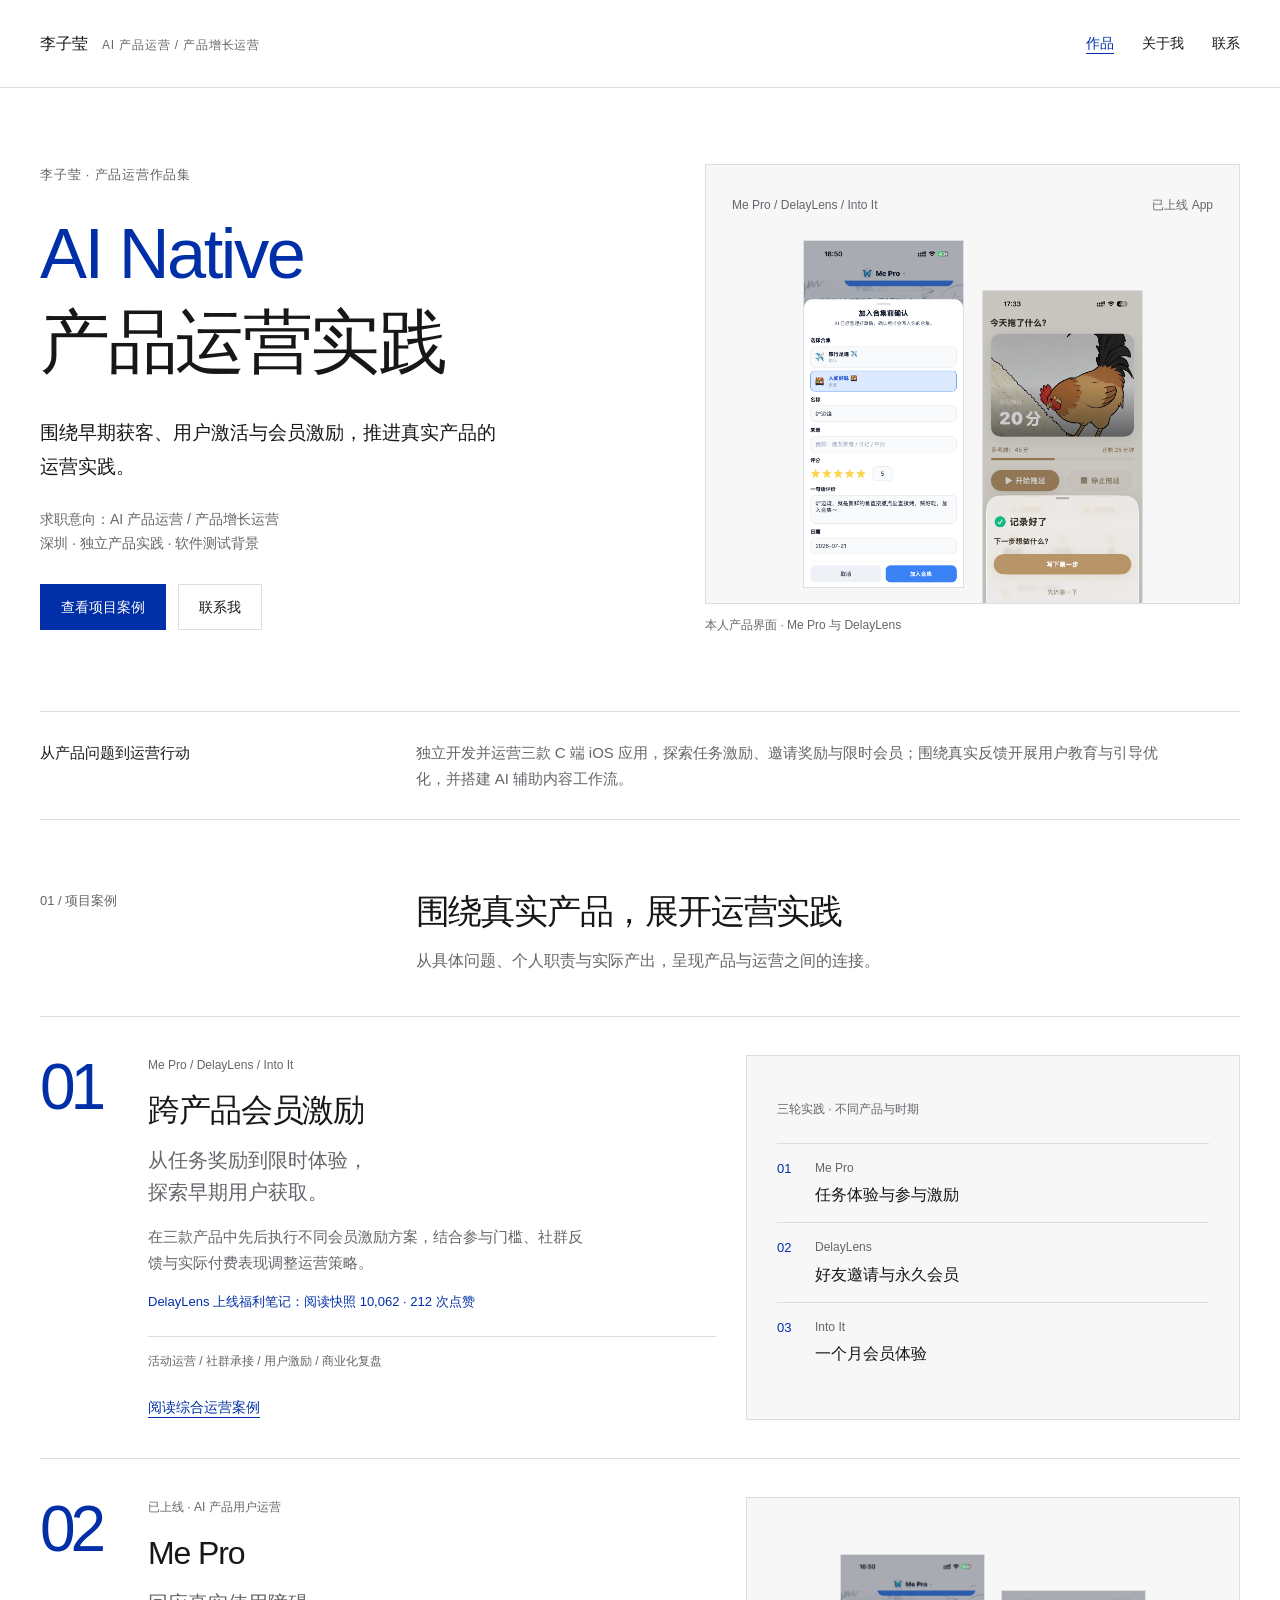
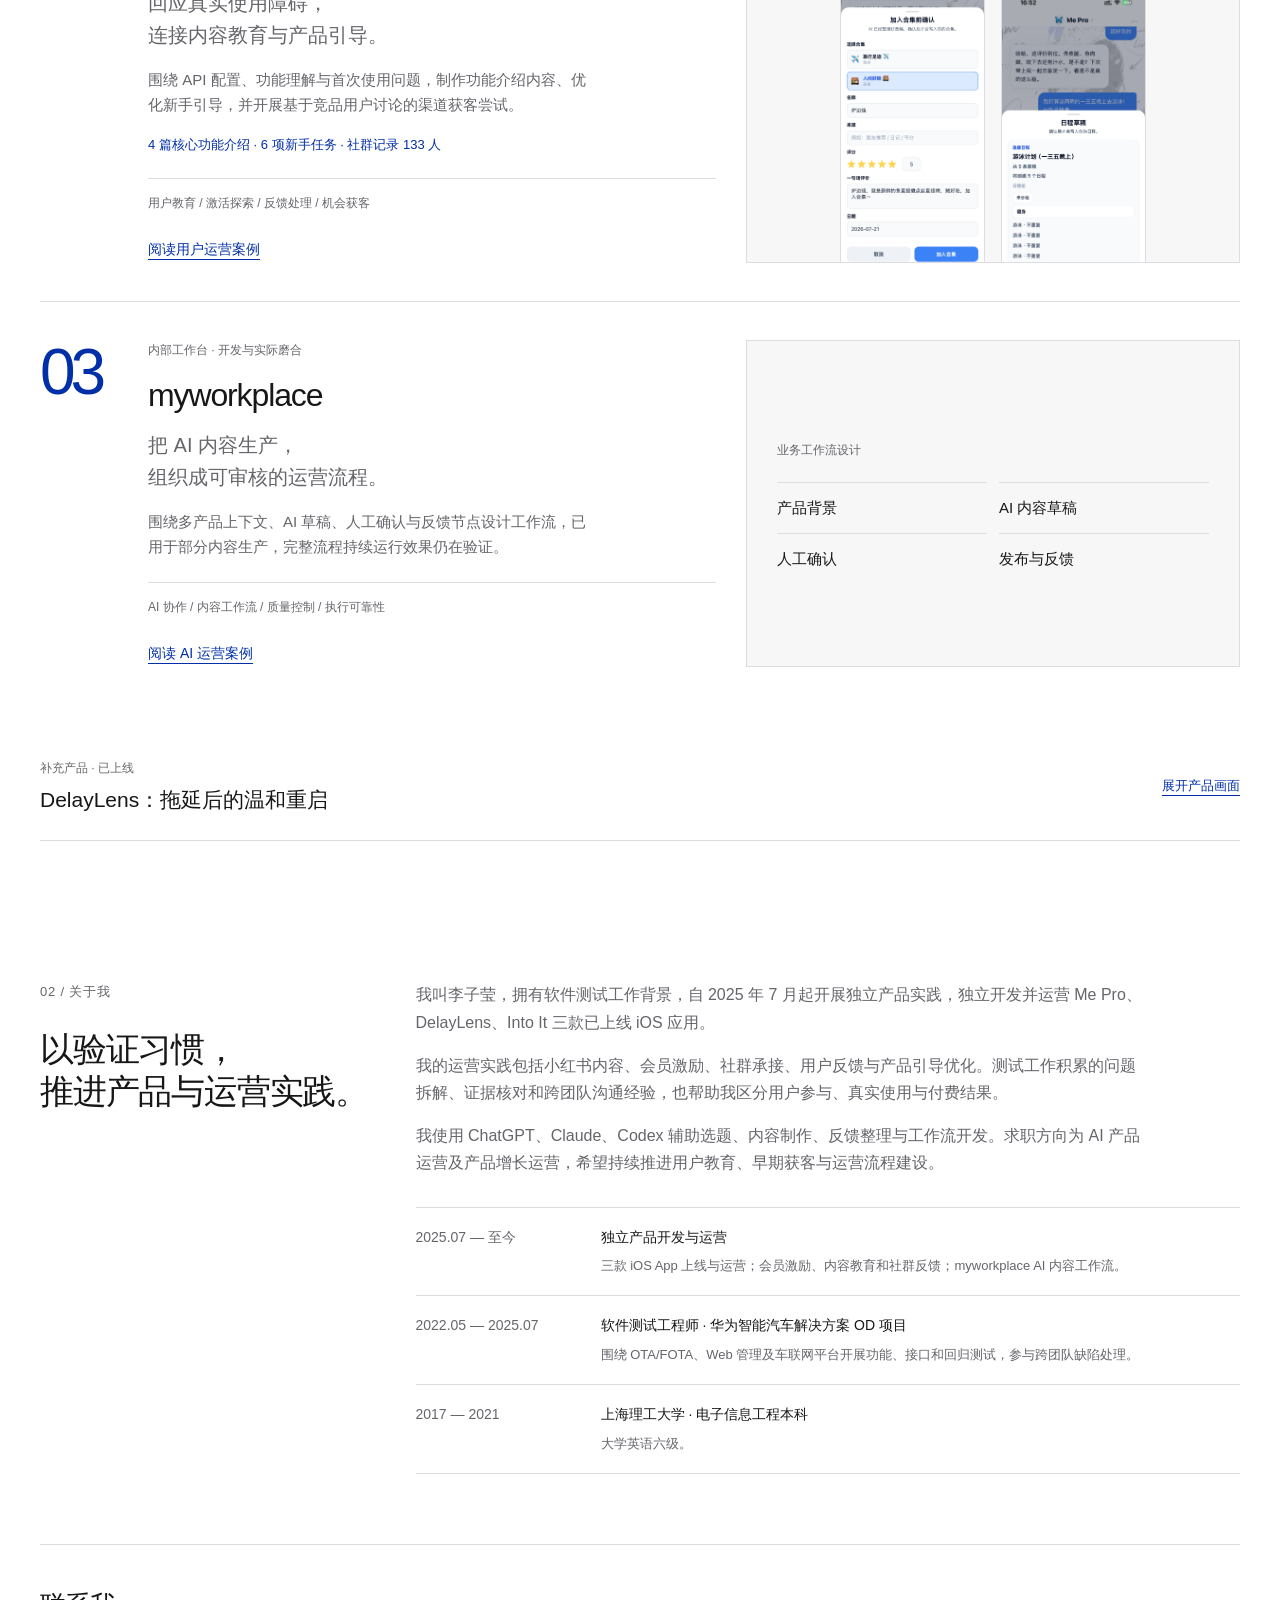
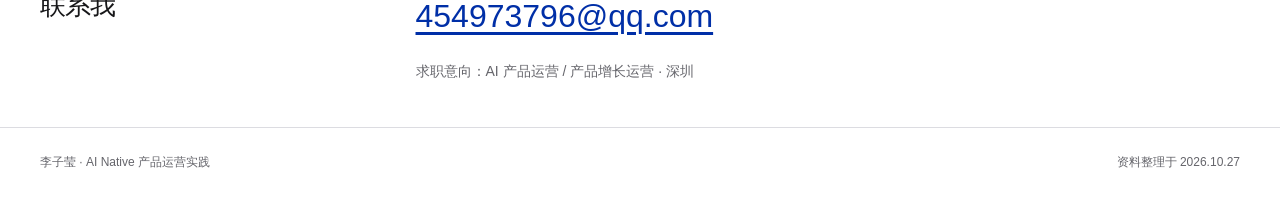
<file: index.html>
<!doctype html>
<html lang="zh-CN"><head><meta charset="utf-8"><meta name="viewport" content="width=device-width,initial-scale=1">
<title>AI Native 产品运营实践 · 李子莹</title><meta name="description" content="李子莹的求职作品集：跨产品会员激励与早期获客、Me Pro 用户运营、myworkplace AI 辅助内容工作流。">
<meta name="theme-color" content="#ffffff"><meta name="color-scheme" content="light">
<link rel="stylesheet" href="site.css"></head>
<body><a class="skip" href="#main">跳到主要内容</a>
<header class="site-header"><div class="wrap header-inner">
<a class="brand" href="index.html">李子莹 <small>AI 产品运营 / 产品增长运营</small></a>
<nav class="site-nav" aria-label="主导航"><a href="index.html#work" aria-current="page">作品</a><a href="index.html#about">关于我</a><a class="contact-nav" href="mailto:454973796@qq.com">联系</a></nav>
</div></header>
<main id="main" class="wrap">
<section class="hero">
  <div>
    <p class="eyebrow">李子莹 · 产品运营作品集</p>
    <h1><span class="accent">AI Native</span><br>产品运营实践</h1>
    <p class="lead">围绕早期获客、用户激活与会员激励，推进真实产品的运营实践。</p>
    <p class="meta-line">求职意向：AI 产品运营 / 产品增长运营<br>深圳 · 独立产品实践 · 软件测试背景</p>
    <div class="button-row"><a class="button" href="#work">查看项目案例</a><a class="button secondary" href="mailto:454973796@qq.com">联系我</a></div>
  </div>
  <div>
    <div class="hero-visual"><div class="visual-heading"><span>Me Pro / DelayLens / Into It</span><span>已上线 App</span></div>
      <div class="hero-screens"><img src="assets/me-pro-collection-draft.png" alt="Me Pro 合集草稿确认页面" width="1206" height="2622"><img src="assets/delaylens-restart-entry.png" alt="DelayLens 完成记录后的重新开始入口" width="1206" height="2622"></div>
    </div>
    <p class="visual-caption">本人产品界面 · Me Pro 与 DelayLens</p>
  </div>
</section>
<div class="intro-strip"><strong>从产品问题到运营行动</strong><p>独立开发并运营三款 C 端 iOS 应用，探索任务激励、邀请奖励与限时会员；围绕真实反馈开展用户教育与引导优化，并搭建 AI 辅助内容工作流。</p></div>
<section class="section" id="work">
  <div class="section-heading"><span class="index">01 / 项目案例</span><div><h2>围绕真实产品，展开运营实践</h2><p>从具体问题、个人职责与实际产出，呈现产品与运营之间的连接。</p></div></div>
  <article class="project">
    <span class="project-number">01</span>
    <div class="project-info"><span class="stage">Me Pro / DelayLens / Into It</span><h3>跨产品会员激励</h3><p class="project-question">从任务奖励到限时体验，<br>探索早期用户获取。</p><p>在三款产品中先后执行不同会员激励方案，结合参与门槛、社群反馈与实际付费表现调整运营策略。</p><p class="project-evidence">DelayLens 上线福利笔记：阅读快照 10,062 · 212 次点赞</p><div class="project-tags">活动运营 / 社群承接 / 用户激励 / 商业化复盘</div><a class="text-link" href="case-growth.html">阅读综合运营案例</a></div>
    <div class="project-preview"><div class="preview-strategy"><small>三轮实践 · 不同产品与时期</small><ol><li><span>Me Pro</span><strong>任务体验与参与激励</strong></li><li><span>DelayLens</span><strong>好友邀请与永久会员</strong></li><li><span>Into It</span><strong>一个月会员体验</strong></li></ol></div></div>
  </article>
  <article class="project">
    <span class="project-number">02</span>
    <div class="project-info"><span class="stage">已上线 · AI 产品用户运营</span><h3>Me Pro</h3><p class="project-question">回应真实使用障碍，<br>连接内容教育与产品引导。</p><p>围绕 API 配置、功能理解与首次使用问题，制作功能介绍内容、优化新手引导，并开展基于竞品用户讨论的渠道获客尝试。</p><p class="project-evidence">4 篇核心功能介绍 · 6 项新手任务 · 社群记录 133 人</p><div class="project-tags">用户教育 / 激活探索 / 反馈处理 / 机会获客</div><a class="text-link" href="case-me-pro.html">阅读用户运营案例</a></div>
    <div class="project-preview"><div class="preview-screens"><img src="assets/me-pro-collection-draft.png" alt="Me Pro 信息整理与保存页面" width="1206" height="2622" loading="lazy"><img src="assets/me-pro-schedule-draft.png" alt="Me Pro 日程草稿确认页面" width="1206" height="2622" loading="lazy"></div></div>
  </article>
  <article class="project">
    <span class="project-number">03</span>
    <div class="project-info"><span class="stage">内部工作台 · 开发与实际磨合</span><h3>myworkplace</h3><p class="project-question">把 AI 内容生产，<br>组织成可审核的运营流程。</p><p>围绕多产品上下文、AI 草稿、人工确认与反馈节点设计工作流，已用于部分内容生产，完整流程持续运行效果仍在验证。</p><div class="project-tags">AI 协作 / 内容工作流 / 质量控制 / 执行可靠性</div><a class="text-link" href="case-myworkplace.html">阅读 AI 运营案例</a></div>
    <div class="project-preview"><div class="preview-workflow"><small>业务工作流设计</small><div class="workflow-mini"><span>产品背景</span><span>AI 内容草稿</span><span>人工确认</span><span>发布与反馈</span></div></div></div>
  </article>
  <details class="supporting-project" id="delaylens"><summary><span><small>补充产品 · 已上线</small><strong>DelayLens：拖延后的温和重启</strong></span><span class="detail-action"><span class="when-closed">展开产品画面</span><span class="when-open">收起产品画面</span></span></summary><div class="supporting-content"><p>参与产品方向调整、用户体验设计与运营探索。产品围绕拖延后的重新开始，设计从结束记录到写下具体动作的体验。</p><div class="screen-gallery" tabindex="0" role="region" aria-label="产品页面截图，可横向浏览"><figure><a href="assets/delaylens-restart-entry.png" target="_blank" rel="noopener noreferrer" aria-label="DelayLens 完成拖延记录后的下一步入口，新窗口查看原图"><img src="assets/delaylens-restart-entry.png" alt="DelayLens 完成拖延记录后的下一步入口" width="1206" height="2622" loading="lazy"></a><figcaption><strong>01 / 结束记录</strong><p>在完成记录后，提供“写下第一步”与“先休息一下”的选择。</p></figcaption></figure><figure><a href="assets/delaylens-first-step.png" target="_blank" rel="noopener noreferrer" aria-label="DelayLens 选择重启方法与起步时长的页面，新窗口查看原图"><img src="assets/delaylens-first-step.png" alt="DelayLens 选择重启方法与起步时长的页面" width="1206" height="2622" loading="lazy"></a><figcaption><strong>02 / 开始行动</strong><p>围绕一个具体动作，选择重启方法与起步时长。</p></figcaption></figure></div><p class="note">产品交互展示 · 点击图片查看原图</p></div></details>
</section>
<section class="section about-grid" id="about">
  <div><p class="eyebrow">02 / 关于我</p><h2>以验证习惯，<br>推进产品与运营实践。</h2></div>
  <div class="about-copy"><p>我叫李子莹，拥有软件测试工作背景，自 2025 年 7 月起开展独立产品实践，独立开发并运营 Me Pro、DelayLens、Into It 三款已上线 iOS 应用。</p><p>我的运营实践包括小红书内容、会员激励、社群承接、用户反馈与产品引导优化。测试工作积累的问题拆解、证据核对和跨团队沟通经验，也帮助我区分用户参与、真实使用与付费结果。</p><p>我使用 ChatGPT、Claude、Codex 辅助选题、内容制作、反馈整理与工作流开发。求职方向为 AI 产品运营及产品增长运营，希望持续推进用户教育、早期获客与运营流程建设。</p>
    <div class="timeline">
      <div class="timeline-row"><time>2025.07 — 至今</time><div><strong>独立产品开发与运营</strong><p>三款 iOS App 上线与运营；会员激励、内容教育和社群反馈；myworkplace AI 内容工作流。</p></div></div>
      <div class="timeline-row"><time>2022.05 — 2025.07</time><div><strong>软件测试工程师 · 华为智能汽车解决方案 OD 项目</strong><p>围绕 OTA/FOTA、Web 管理及车联网平台开展功能、接口和回归测试，参与跨团队缺陷处理。</p></div></div>
      <div class="timeline-row"><time>2017 — 2021</time><div><strong>上海理工大学 · 电子信息工程本科</strong><p>大学英语六级。</p></div></div>
    </div>
  </div>
</section>
<section class="contact" id="contact"><h2>联系我</h2><div><a href="mailto:454973796@qq.com">454973796@qq.com</a><p>求职意向：AI 产品运营 / 产品增长运营 · 深圳</p></div></section>
</main>
<footer class="site-footer"><div class="wrap footer-inner"><span>李子莹 · AI Native 产品运营实践</span><span>资料整理于 2026.10.27</span></div></footer>
</body></html>
</file>
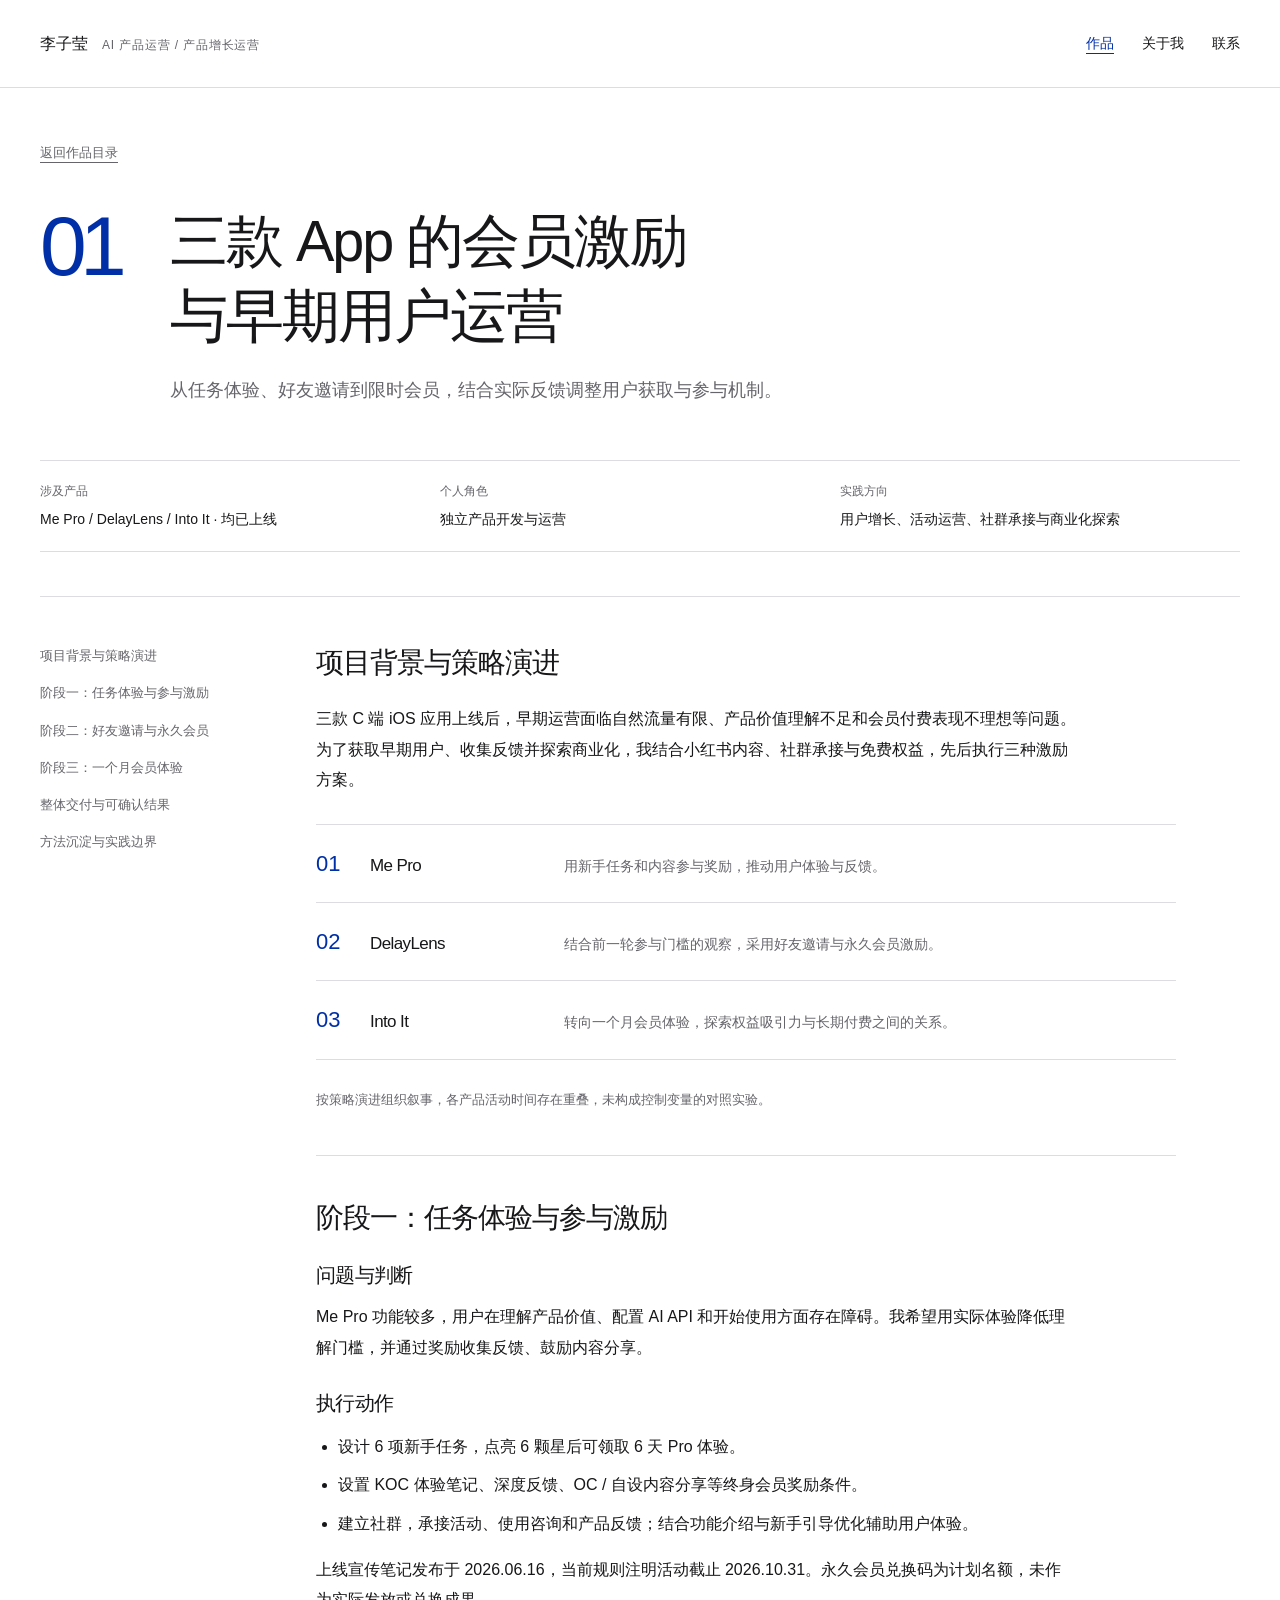
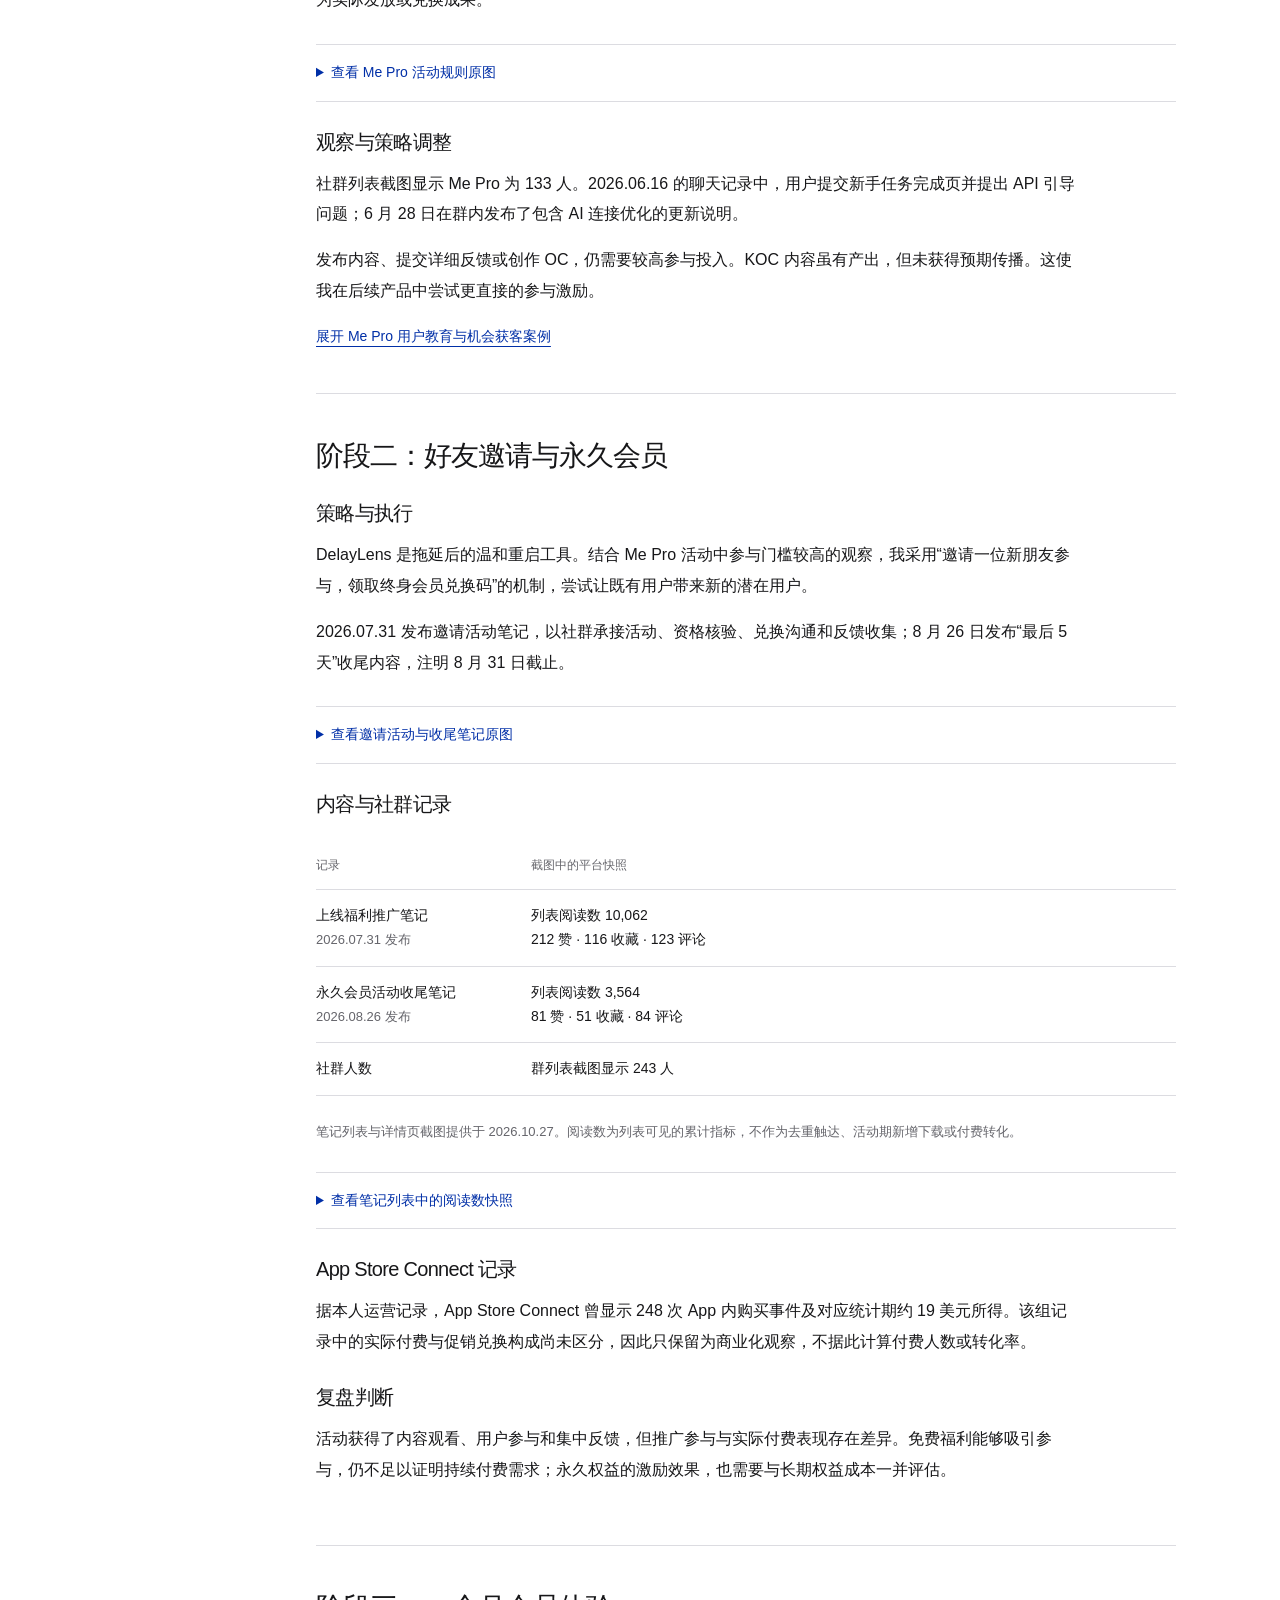
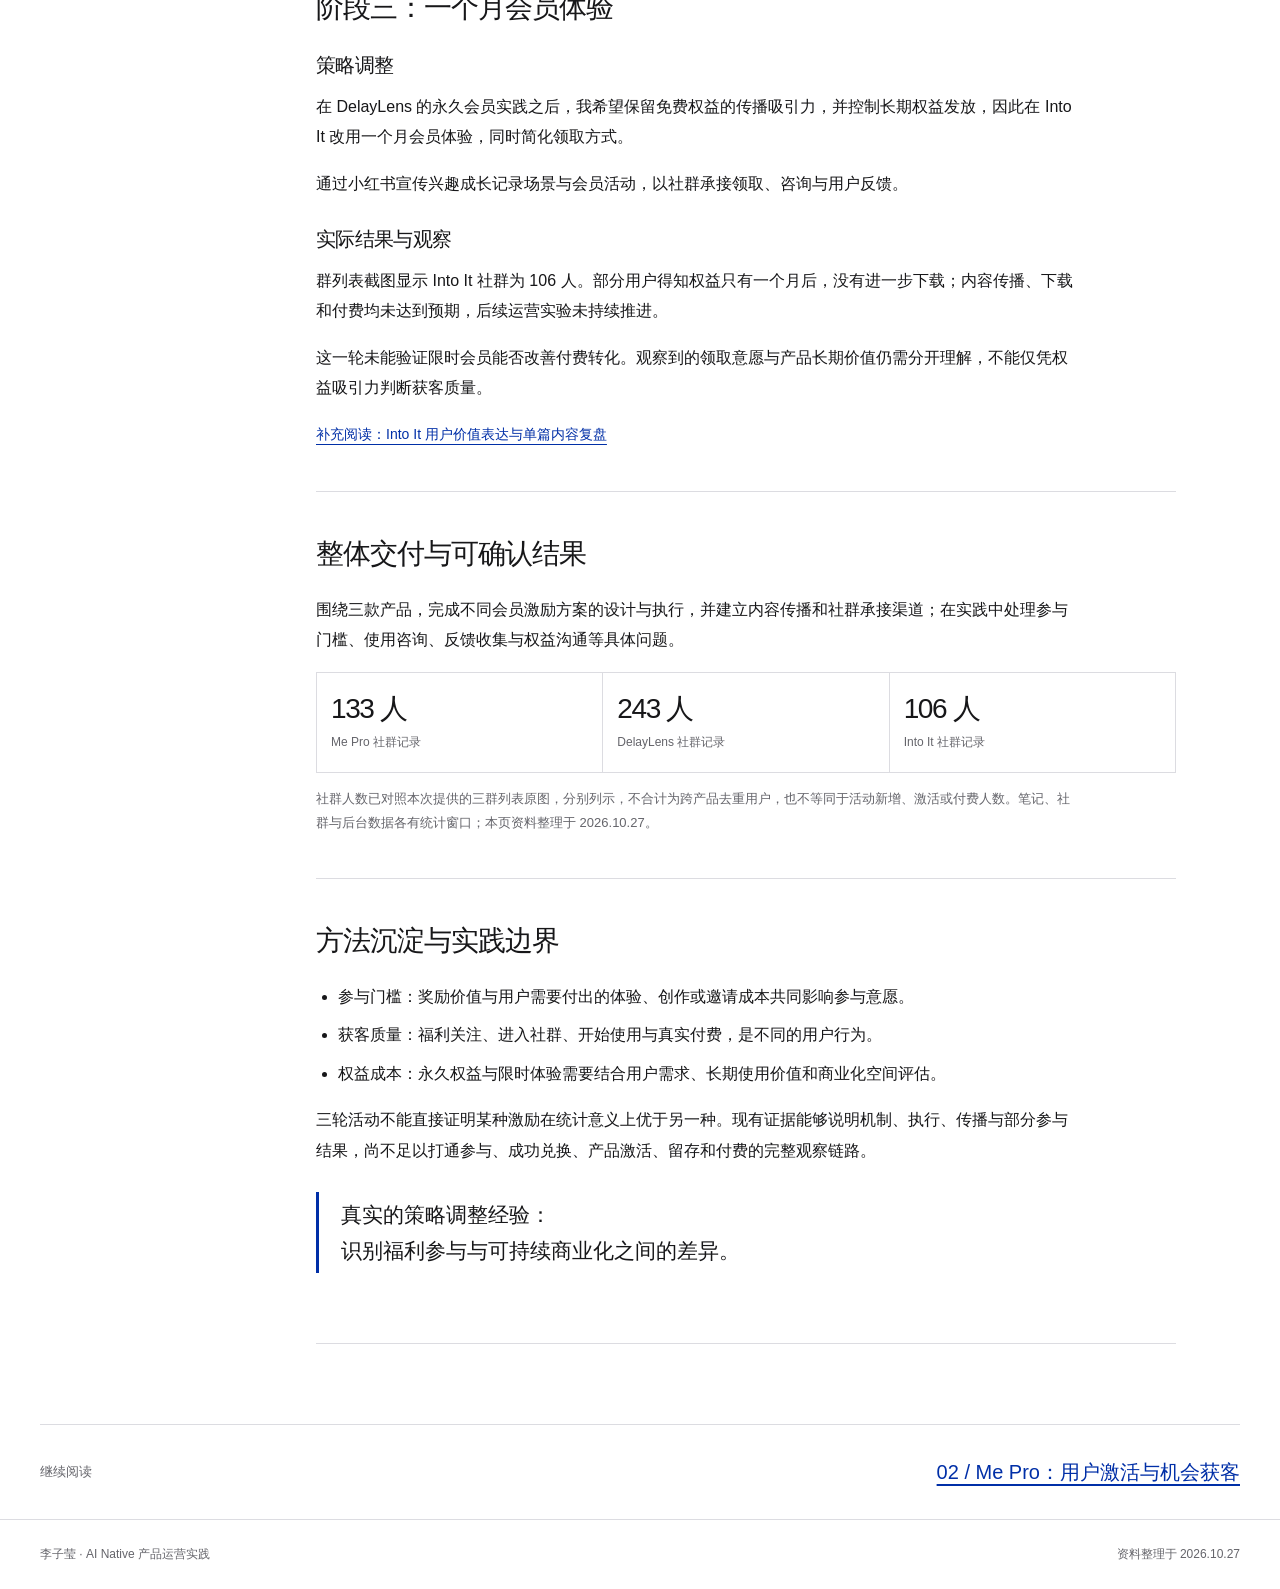
<file: case-growth.html>
<!doctype html>
<html lang="zh-CN"><head><meta charset="utf-8"><meta name="viewport" content="width=device-width,initial-scale=1">
<title>三款 App 的会员激励 与早期用户运营 · 李子莹</title><meta name="description" content="从任务体验、好友邀请到限时会员，结合实际反馈调整用户获取与参与机制。">
<meta name="theme-color" content="#ffffff"><meta name="color-scheme" content="light">
<link rel="stylesheet" href="site.css"></head>
<body><a class="skip" href="#main">跳到主要内容</a>
<header class="site-header"><div class="wrap header-inner">
<a class="brand" href="index.html">李子莹 <small>AI 产品运营 / 产品增长运营</small></a>
<nav class="site-nav" aria-label="主导航"><a href="index.html#work" aria-current="page">作品</a><a href="index.html#about">关于我</a><a class="contact-nav" href="mailto:454973796@qq.com">联系</a></nav>
</div></header>
<main id="main" class="wrap"><section class="case-hero"><a class="back-link" href="index.html#work">返回作品目录</a>
<div class="case-title-row"><span class="project-number">01</span><div><h1>三款 App 的会员激励<br>与早期用户运营</h1><p class="case-subtitle">从任务体验、好友邀请到限时会员，结合实际反馈调整用户获取与参与机制。</p></div></div>
<dl class="case-summary"><div><dt>涉及产品</dt><dd>Me Pro / DelayLens / Into It · 均已上线</dd></div><div><dt>个人角色</dt><dd>独立产品开发与运营</dd></div><div><dt>实践方向</dt><dd>用户增长、活动运营、社群承接与商业化探索</dd></div></dl></section><div class="case-body"><nav class="case-toc" aria-label="案例目录"><a href="#context">项目背景与策略演进</a><a href="#me-pro">阶段一：任务体验与参与激励</a><a href="#delaylens">阶段二：好友邀请与永久会员</a><a href="#into-it">阶段三：一个月会员体验</a><a href="#results">整体交付与可确认结果</a><a href="#reflection">方法沉淀与实践边界</a></nav><article class="case-content"><section class="case-section" id="context"><h2>项目背景与策略演进</h2>
            <p>三款 C 端 iOS 应用上线后，早期运营面临自然流量有限、产品价值理解不足和会员付费表现不理想等问题。为了获取早期用户、收集反馈并探索商业化，我结合小红书内容、社群承接与免费权益，先后执行三种激励方案。</p>
            <div class="flow"><div class="flow-step"><b>01</b><h3>Me Pro</h3><p>用新手任务和内容参与奖励，推动用户体验与反馈。</p></div><div class="flow-step"><b>02</b><h3>DelayLens</h3><p>结合前一轮参与门槛的观察，采用好友邀请与永久会员激励。</p></div><div class="flow-step"><b>03</b><h3>Into It</h3><p>转向一个月会员体验，探索权益吸引力与长期付费之间的关系。</p></div></div>
            <p class="note">按策略演进组织叙事，各产品活动时间存在重叠，未构成控制变量的对照实验。</p>
        </section><section class="case-section" id="me-pro"><h2>阶段一：任务体验与参与激励</h2>
            <h3>问题与判断</h3><p>Me Pro 功能较多，用户在理解产品价值、配置 AI API 和开始使用方面存在障碍。我希望用实际体验降低理解门槛，并通过奖励收集反馈、鼓励内容分享。</p>
            <h3>执行动作</h3><ul><li>设计 6 项新手任务，点亮 6 颗星后可领取 6 天 Pro 体验。</li><li>设置 KOC 体验笔记、深度反馈、OC / 自设内容分享等终身会员奖励条件。</li><li>建立社群，承接活动、使用咨询和产品反馈；结合功能介绍与新手引导优化辅助用户体验。</li></ul>
            <p>上线宣传笔记发布于 2026.06.16，当前规则注明活动截止 2026.10.31。永久会员兑换码为计划名额，未作为实际发放或兑换成果。</p>
            <details class="inline-details" id="me-pro-rules"><summary>查看 Me Pro 活动规则原图</summary><div class="screen-gallery evidence-gallery single" tabindex="0" role="region" aria-label="运营原始证据截图，可横向浏览"><figure><a href="assets/proof-mepro-activity-rules.png" target="_blank" rel="noopener noreferrer" aria-label="Me Pro 体验官活动与新手任务规则原始截图，新窗口查看原图"><img src="assets/proof-mepro-activity-rules.png" alt="Me Pro 体验官活动与新手任务规则原始截图" width="1668" height="2420" loading="lazy"></a><figcaption><strong>活动机制 / 任务与反馈奖励</strong><p>6 项任务换 6 天 Pro；永久会员按内容、反馈等条件参与。规则截图标注编辑于 2026.07.31，名额为计划额度，不作为实际发放数量。</p></figcaption></figure></div></details>
            <h3>观察与策略调整</h3><p>社群列表截图显示 Me Pro 为 133 人。2026.06.16 的聊天记录中，用户提交新手任务完成页并提出 API 引导问题；6 月 28 日在群内发布了包含 AI 连接优化的更新说明。</p>
            <p>发布内容、提交详细反馈或创作 OC，仍需要较高参与投入。KOC 内容虽有产出，但未获得预期传播。这使我在后续产品中尝试更直接的参与激励。</p>
            <a class="text-link" href="case-me-pro.html">展开 Me Pro 用户教育与机会获客案例</a>
        </section><section class="case-section" id="delaylens"><h2>阶段二：好友邀请与永久会员</h2>
            <h3>策略与执行</h3><p>DelayLens 是拖延后的温和重启工具。结合 Me Pro 活动中参与门槛较高的观察，我采用“邀请一位新朋友参与，领取终身会员兑换码”的机制，尝试让既有用户带来新的潜在用户。</p>
            <p>2026.07.31 发布邀请活动笔记，以社群承接活动、资格核验、兑换沟通和反馈收集；8 月 26 日发布“最后 5 天”收尾内容，注明 8 月 31 日截止。</p>
            <details class="inline-details"><summary>查看邀请活动与收尾笔记原图</summary><div class="screen-gallery evidence-gallery" tabindex="0" role="region" aria-label="运营原始证据截图，可横向浏览"><figure><a href="assets/proof-delaylens-invite-note.png" target="_blank" rel="noopener noreferrer" aria-label="DelayLens 邀请一位新朋友参与永久会员活动的笔记原图，新窗口查看原图"><img src="assets/proof-delaylens-invite-note.png" alt="DelayLens 邀请一位新朋友参与永久会员活动的笔记原图" width="1668" height="2420" loading="lazy"></a><figcaption><strong>2026.07.31 / 邀请活动</strong><p>正文说明邀请一位新朋友参与，页面展示 212 赞、116 收藏与 123 评论的快照。</p></figcaption></figure><figure><a href="assets/proof-delaylens-closing-note.png" target="_blank" rel="noopener noreferrer" aria-label="DelayLens 最后五天永久会员活动收尾笔记原图，新窗口查看原图"><img src="assets/proof-delaylens-closing-note.png" alt="DelayLens 最后五天永久会员活动收尾笔记原图" width="1668" height="2420" loading="lazy"></a><figcaption><strong>2026.08.26 / 收尾传播</strong><p>内容明确 8 月 31 日截止；页面展示 81 赞、51 收藏与 84 评论的快照。</p></figcaption></figure></div></details>
            <h3>内容与社群记录</h3>
            <table class="evidence-table campaign-results"><thead><tr><th scope="col">记录</th><th scope="col">截图中的平台快照</th></tr></thead><tbody><tr><td>上线福利推广笔记<br><span class="note">2026.07.31 发布</span></td><td>列表阅读数 10,062<br>212 赞 · 116 收藏 · 123 评论</td></tr><tr><td>永久会员活动收尾笔记<br><span class="note">2026.08.26 发布</span></td><td>列表阅读数 3,564<br>81 赞 · 51 收藏 · 84 评论</td></tr><tr><td>社群人数</td><td>群列表截图显示 243 人</td></tr></tbody></table>
            <p class="note">笔记列表与详情页截图提供于 2026.10.27。阅读数为列表可见的累计指标，不作为去重触达、活动期新增下载或付费转化。</p>
            <details class="inline-details"><summary>查看笔记列表中的阅读数快照</summary><div class="screen-gallery evidence-gallery" tabindex="0" role="region" aria-label="运营原始证据截图，可横向浏览"><figure><a href="assets/proof-launch-note-list.png" target="_blank" rel="noopener noreferrer" aria-label="账号笔记列表中的 DelayLens 上线福利笔记与阅读数，新窗口查看原图"><img src="assets/proof-launch-note-list.png" alt="账号笔记列表中的 DelayLens 上线福利笔记与阅读数" width="1668" height="2420" loading="lazy"></a><figcaption><strong>上线笔记 / 10,062</strong><p>对应“DelayLens 上线送永久会员啦！”的列表阅读数；列表标注发布日期 07-31。</p></figcaption></figure><figure><a href="assets/proof-close-note-list.png" target="_blank" rel="noopener noreferrer" aria-label="账号笔记列表中的 DelayLens 活动收尾笔记与阅读数，新窗口查看原图"><img src="assets/proof-close-note-list.png" alt="账号笔记列表中的 DelayLens 活动收尾笔记与阅读数" width="1668" height="2420" loading="lazy"></a><figcaption><strong>收尾笔记 / 3,564</strong><p>对应“最后 5 天，DelayLens 永久会员最后一次送”的列表阅读数；列表标注 08-26。</p></figcaption></figure></div></details>
            <h3>App Store Connect 记录</h3><p>据本人运营记录，App Store Connect 曾显示 248 次 App 内购买事件及对应统计期约 19 美元所得。该组记录中的实际付费与促销兑换构成尚未区分，因此只保留为商业化观察，不据此计算付费人数或转化率。</p>
            <h3>复盘判断</h3><p>活动获得了内容观看、用户参与和集中反馈，但推广参与与实际付费表现存在差异。免费福利能够吸引参与，仍不足以证明持续付费需求；永久权益的激励效果，也需要与长期权益成本一并评估。</p>
        </section><section class="case-section" id="into-it"><h2>阶段三：一个月会员体验</h2>
            <h3>策略调整</h3><p>在 DelayLens 的永久会员实践之后，我希望保留免费权益的传播吸引力，并控制长期权益发放，因此在 Into It 改用一个月会员体验，同时简化领取方式。</p>
            <p>通过小红书宣传兴趣成长记录场景与会员活动，以社群承接领取、咨询与用户反馈。</p>
            <h3>实际结果与观察</h3><p>群列表截图显示 Into It 社群为 106 人。部分用户得知权益只有一个月后，没有进一步下载；内容传播、下载和付费均未达到预期，后续运营实验未持续推进。</p>
            <p>这一轮未能验证限时会员能否改善付费转化。观察到的领取意愿与产品长期价值仍需分开理解，不能仅凭权益吸引力判断获客质量。</p>
            <a class="text-link" href="case-into-it.html">补充阅读：Into It 用户价值表达与单篇内容复盘</a>
        </section><section class="case-section" id="results"><h2>整体交付与可确认结果</h2>
            <p>围绕三款产品，完成不同会员激励方案的设计与执行，并建立内容传播和社群承接渠道；在实践中处理参与门槛、使用咨询、反馈收集与权益沟通等具体问题。</p>
            <div class="data-grid three"><div><strong>133 人</strong><span>Me Pro 社群记录</span></div><div><strong>243 人</strong><span>DelayLens 社群记录</span></div><div><strong>106 人</strong><span>Into It 社群记录</span></div></div>
            <p class="note">社群人数已对照本次提供的三群列表原图，分别列示，不合计为跨产品去重用户，也不等同于活动新增、激活或付费人数。笔记、社群与后台数据各有统计窗口；本页资料整理于 2026.10.27。</p>
        </section><section class="case-section" id="reflection"><h2>方法沉淀与实践边界</h2>
            <ul><li><strong>参与门槛：</strong>奖励价值与用户需要付出的体验、创作或邀请成本共同影响参与意愿。</li><li><strong>获客质量：</strong>福利关注、进入社群、开始使用与真实付费，是不同的用户行为。</li><li><strong>权益成本：</strong>永久权益与限时体验需要结合用户需求、长期使用价值和商业化空间评估。</li></ul>
            <p>三轮活动不能直接证明某种激励在统计意义上优于另一种。现有证据能够说明机制、执行、传播与部分参与结果，尚不足以打通参与、成功兑换、产品激活、留存和付费的完整观察链路。</p>
            <div class="statement"><p>真实的策略调整经验：<br>识别福利参与与可持续商业化之间的差异。</p></div>
        </section></article></div>
<div class="next-case"><span>继续阅读</span><a href="case-me-pro.html">02 / Me Pro：用户激活与机会获客</a></div></main>
<footer class="site-footer"><div class="wrap footer-inner"><span>李子莹 · AI Native 产品运营实践</span><span>资料整理于 2026.10.27</span></div></footer>
</body></html>
</file>
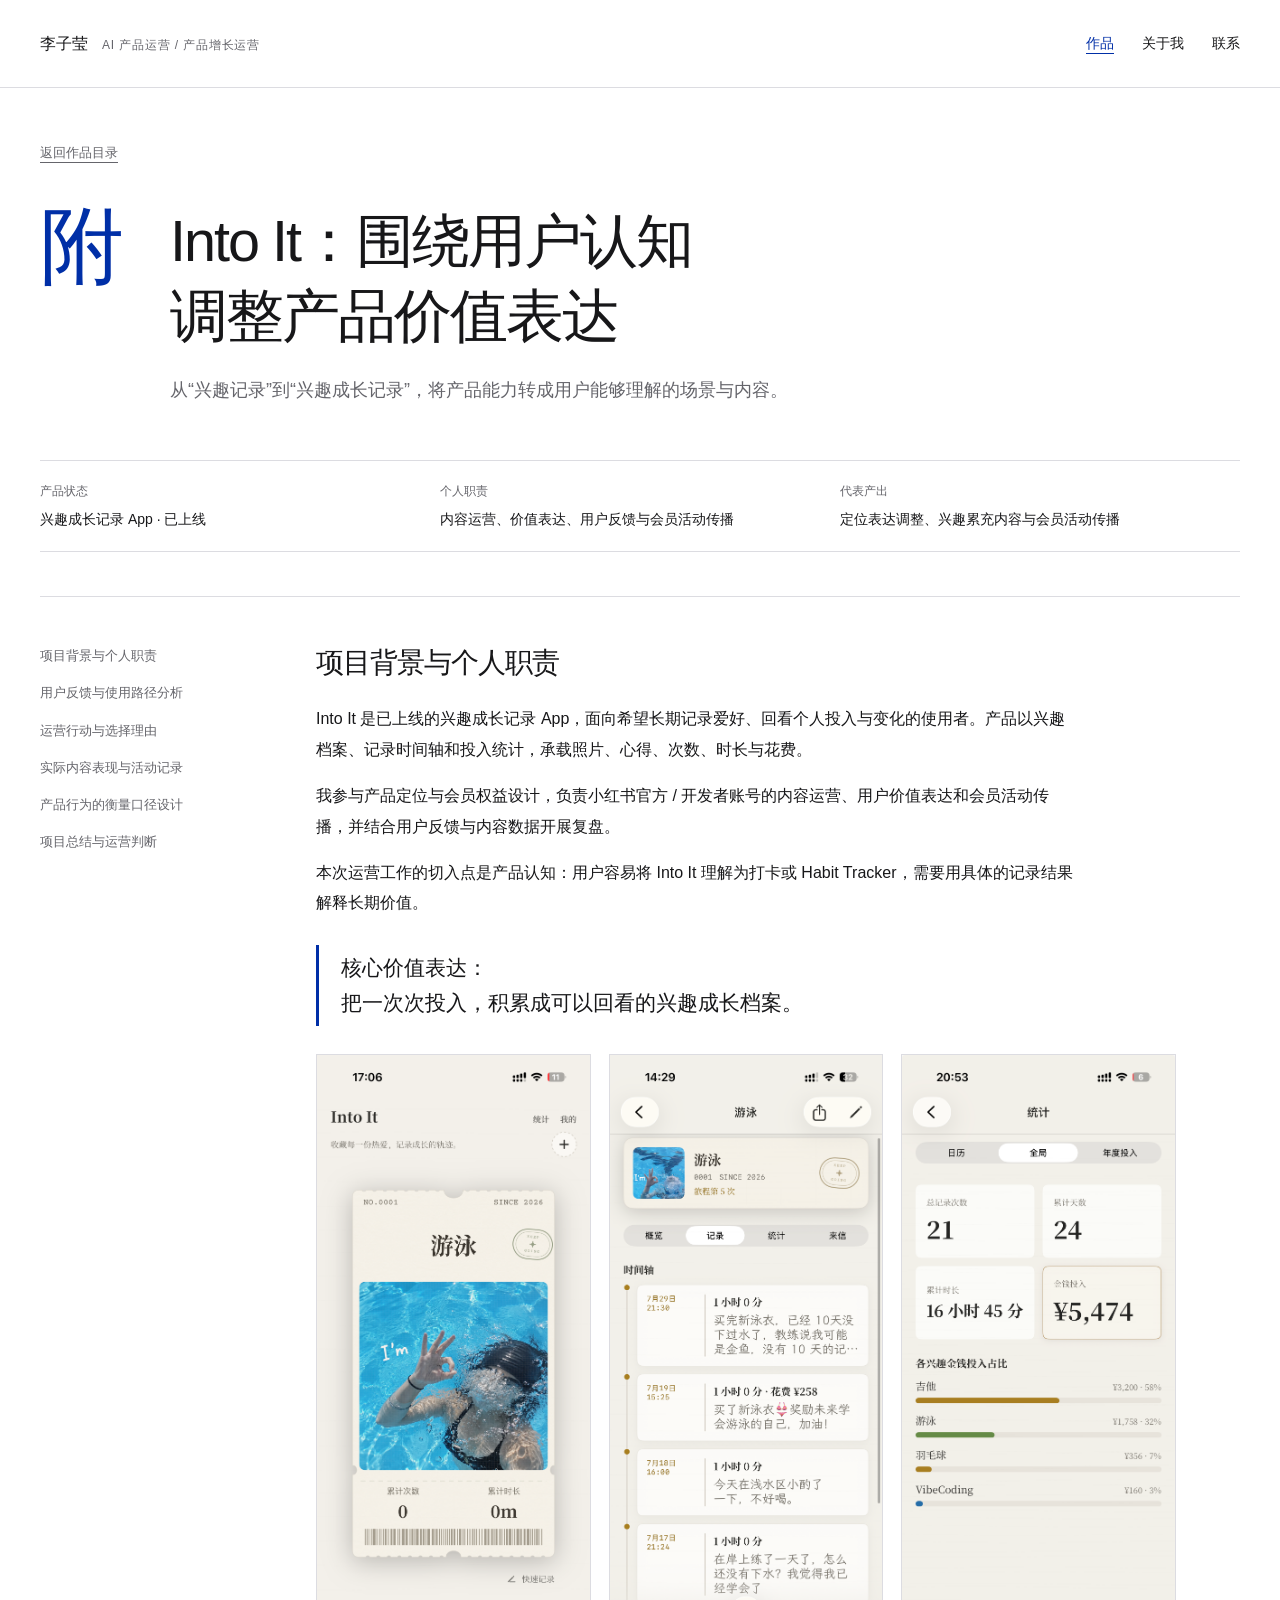
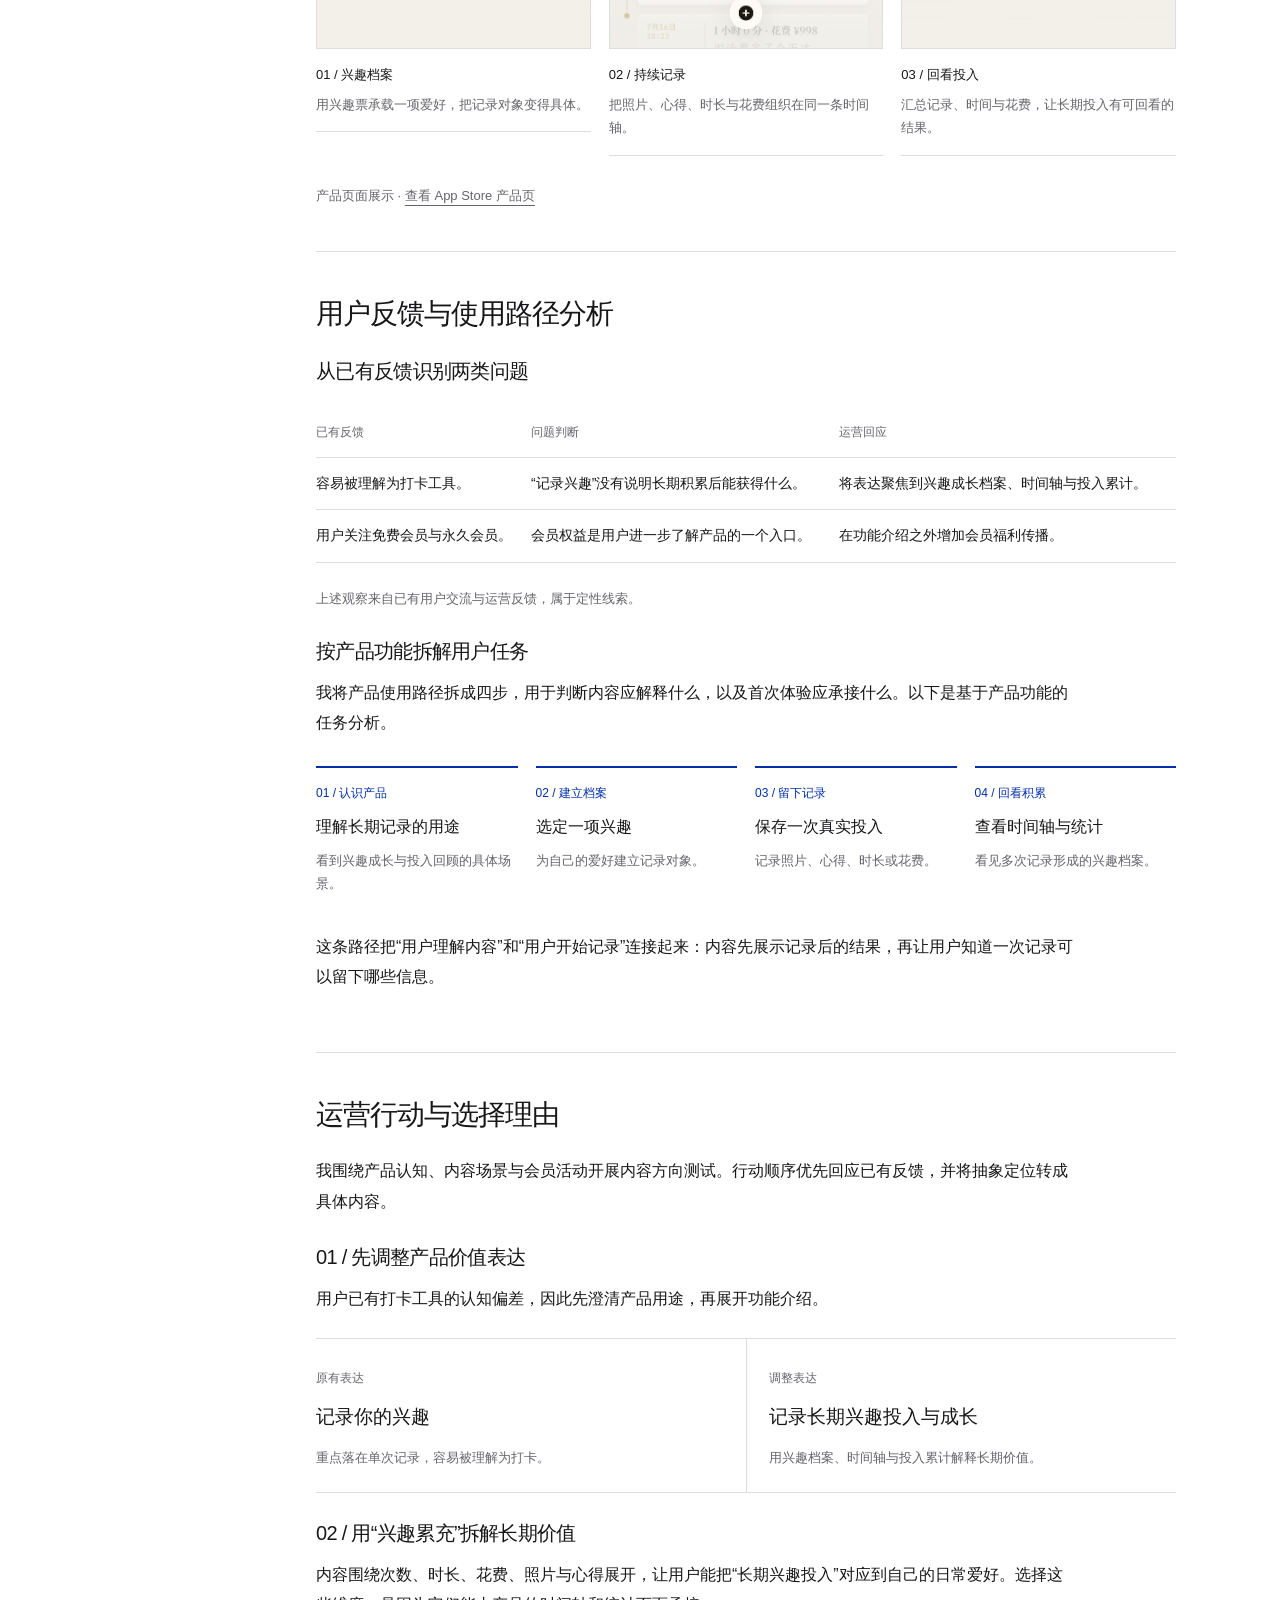
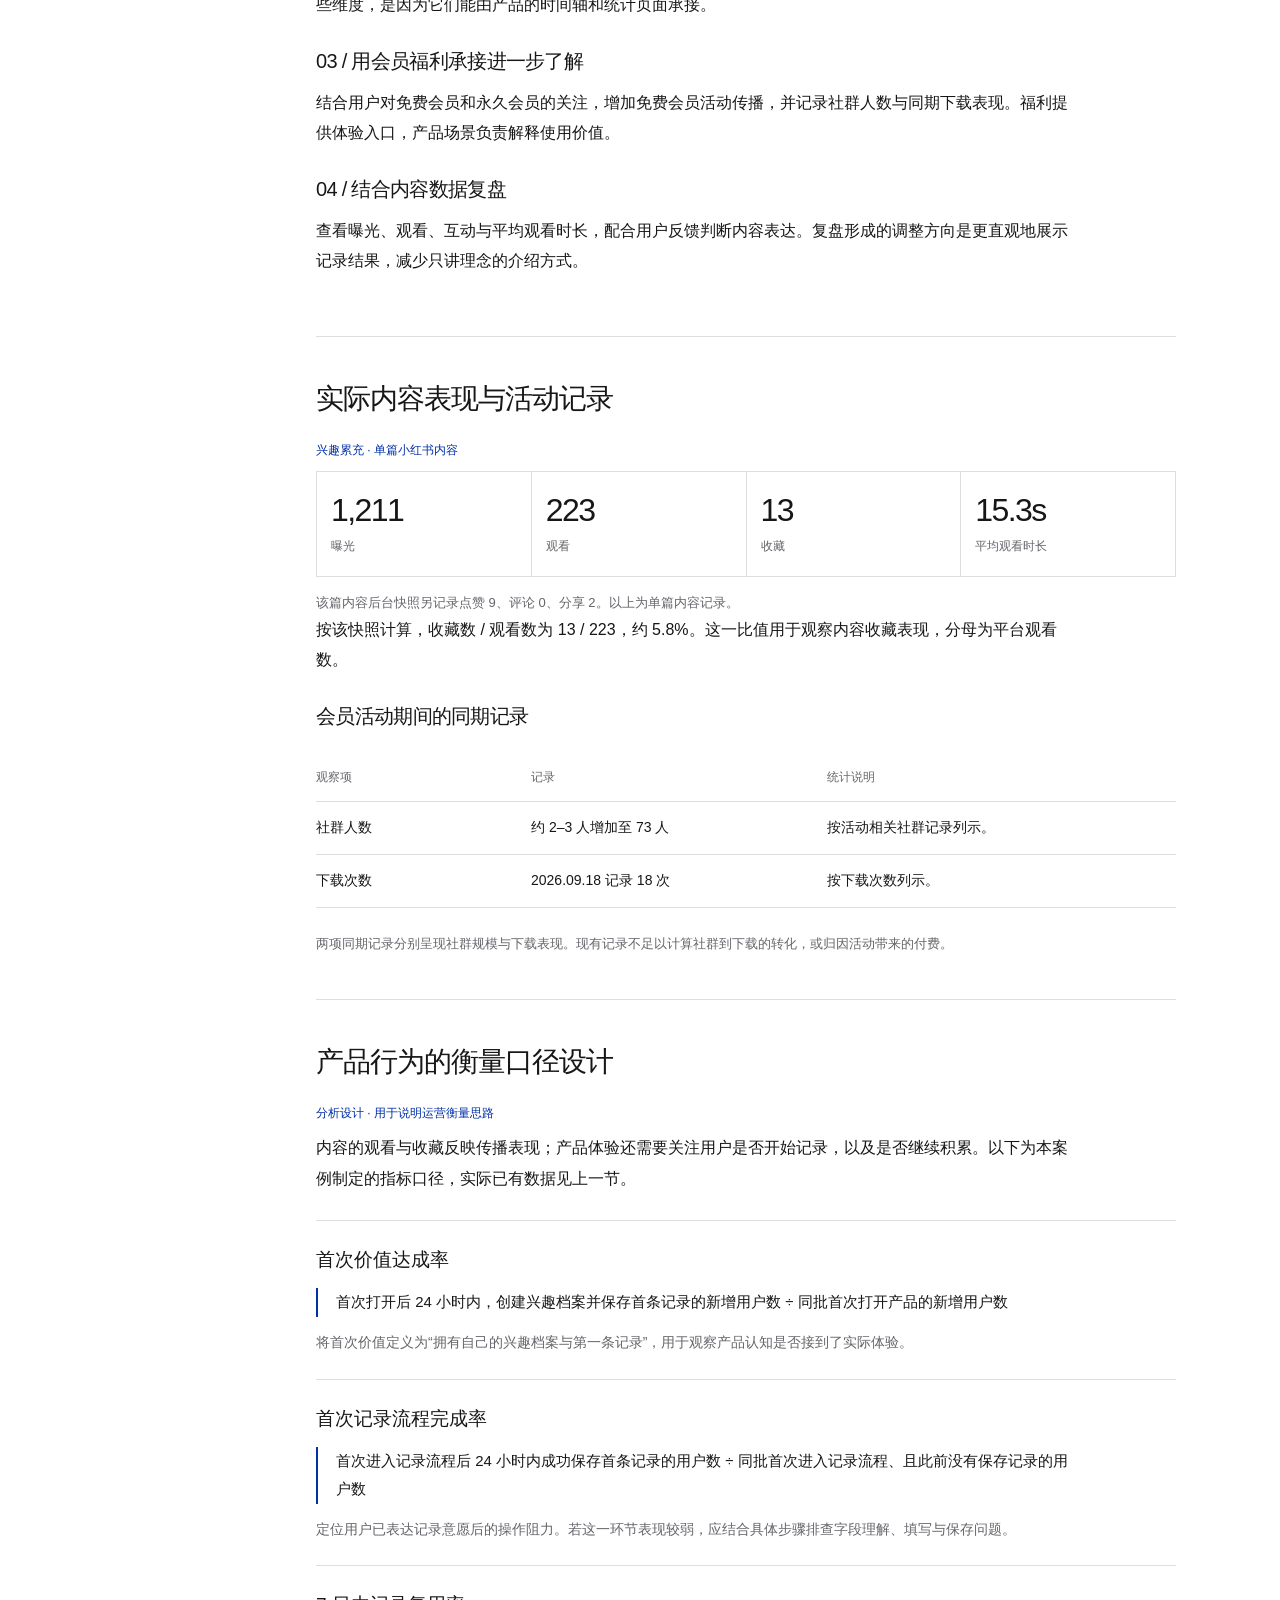
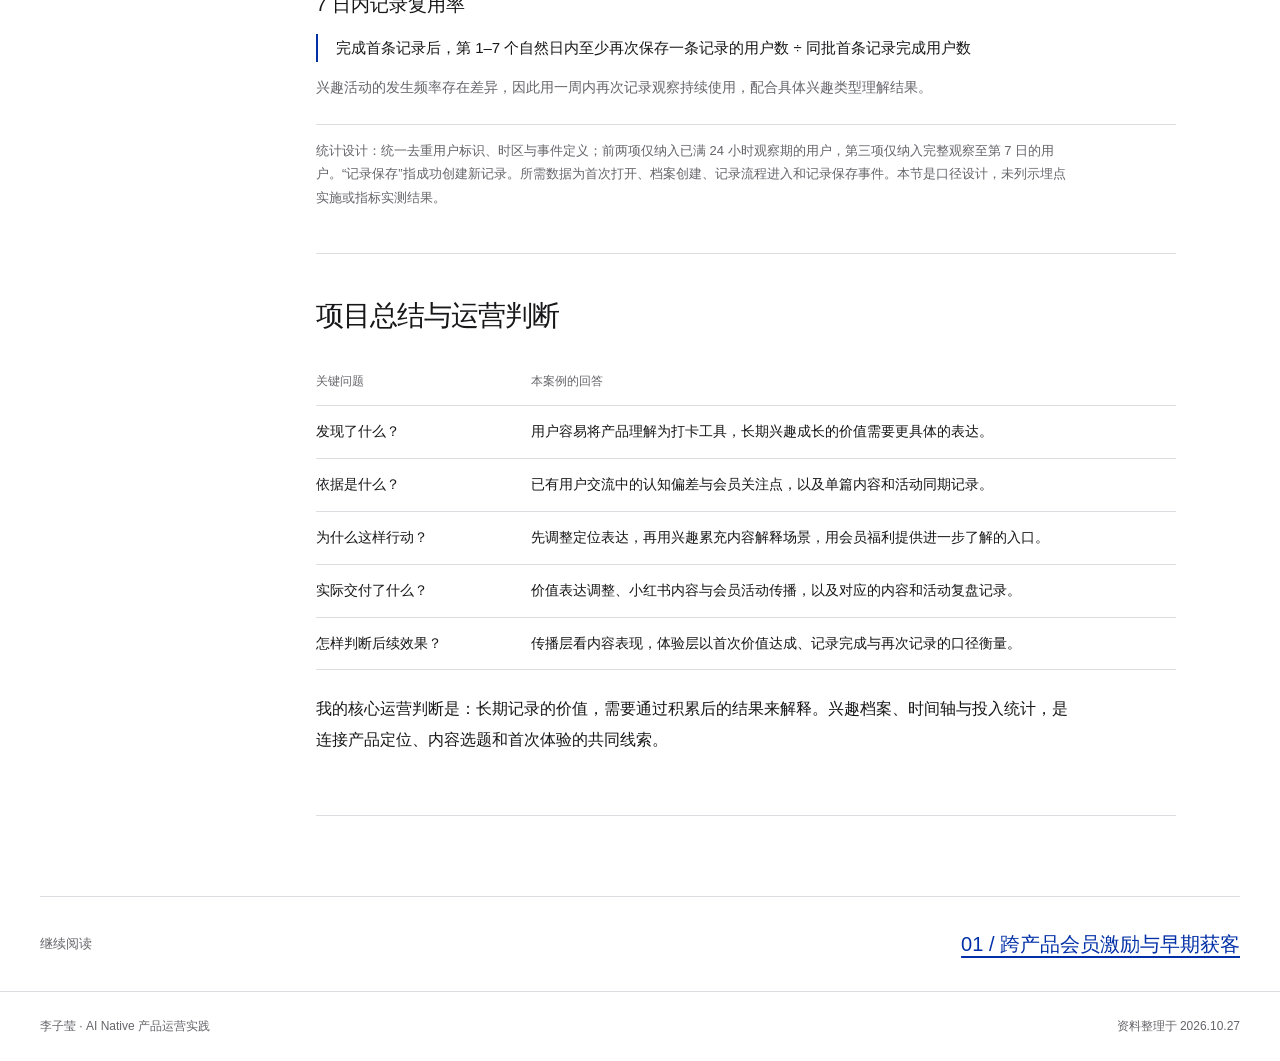
<file: case-into-it.html>
<!doctype html>
<html lang="zh-CN"><head><meta charset="utf-8"><meta name="viewport" content="width=device-width,initial-scale=1">
<title>Into It：围绕用户认知 调整产品价值表达 · 李子莹</title><meta name="description" content="从“兴趣记录”到“兴趣成长记录”，将产品能力转成用户能够理解的场景与内容。">
<meta name="theme-color" content="#ffffff"><meta name="color-scheme" content="light">
<link rel="stylesheet" href="site.css"></head>
<body><a class="skip" href="#main">跳到主要内容</a>
<header class="site-header"><div class="wrap header-inner">
<a class="brand" href="index.html">李子莹 <small>AI 产品运营 / 产品增长运营</small></a>
<nav class="site-nav" aria-label="主导航"><a href="index.html#work" aria-current="page">作品</a><a href="index.html#about">关于我</a><a class="contact-nav" href="mailto:454973796@qq.com">联系</a></nav>
</div></header>
<main id="main" class="wrap"><section class="case-hero"><a class="back-link" href="index.html#work">返回作品目录</a>
<div class="case-title-row"><span class="project-number">附</span><div><h1>Into It：围绕用户认知<br>调整产品价值表达</h1><p class="case-subtitle">从“兴趣记录”到“兴趣成长记录”，将产品能力转成用户能够理解的场景与内容。</p></div></div>
<dl class="case-summary"><div><dt>产品状态</dt><dd>兴趣成长记录 App · 已上线</dd></div><div><dt>个人职责</dt><dd>内容运营、价值表达、用户反馈与会员活动传播</dd></div><div><dt>代表产出</dt><dd>定位表达调整、兴趣累充内容与会员活动传播</dd></div></dl></section><div class="case-body"><nav class="case-toc" aria-label="案例目录"><a href="#problem">项目背景与个人职责</a><a href="#users">用户反馈与使用路径分析</a><a href="#action">运营行动与选择理由</a><a href="#evidence">实际内容表现与活动记录</a><a href="#metrics">产品行为的衡量口径设计</a><a href="#reflection">项目总结与运营判断</a></nav><article class="case-content"><section class="case-section" id="problem"><h2>项目背景与个人职责</h2>
                <p>Into It 是已上线的兴趣成长记录 App，面向希望长期记录爱好、回看个人投入与变化的使用者。产品以兴趣档案、记录时间轴和投入统计，承载照片、心得、次数、时长与花费。</p>
                <p>我参与产品定位与会员权益设计，负责小红书官方 / 开发者账号的内容运营、用户价值表达和会员活动传播，并结合用户反馈与内容数据开展复盘。</p>
                <p>本次运营工作的切入点是产品认知：用户容易将 Into It 理解为打卡或 Habit Tracker，需要用具体的记录结果解释长期价值。</p>
                <div class="statement"><p>核心价值表达：<br>把一次次投入，积累成可以回看的兴趣成长档案。</p></div>
                <div class="screen-gallery" tabindex="0" role="region" aria-label="产品页面截图，可横向浏览"><figure><a href="assets/into-it-home.png" target="_blank" rel="noopener noreferrer" aria-label="Into It 游泳兴趣档案主页面，新窗口查看原图"><img src="assets/into-it-home.png" alt="Into It 游泳兴趣档案主页面" width="1206" height="2622" loading="lazy"></a><figcaption><strong>01 / 兴趣档案</strong><p>用兴趣票承载一项爱好，把记录对象变得具体。</p></figcaption></figure><figure><a href="assets/into-it-timeline.png" target="_blank" rel="noopener noreferrer" aria-label="Into It 游泳记录时间轴，新窗口查看原图"><img src="assets/into-it-timeline.png" alt="Into It 游泳记录时间轴" width="1206" height="2622" loading="lazy"></a><figcaption><strong>02 / 持续记录</strong><p>把照片、心得、时长与花费组织在同一条时间轴。</p></figcaption></figure><figure><a href="assets/into-it-statistics.png" target="_blank" rel="noopener noreferrer" aria-label="Into It 全局兴趣投入统计，新窗口查看原图"><img src="assets/into-it-statistics.png" alt="Into It 全局兴趣投入统计" width="1206" height="2622" loading="lazy"></a><figcaption><strong>03 / 回看投入</strong><p>汇总记录、时间与花费，让长期投入有可回看的结果。</p></figcaption></figure></div>
                <p class="note">产品页面展示 · <a href="https://apps.apple.com/cn/app/id6800755034" target="_blank" rel="noopener noreferrer">查看 App Store 产品页</a></p>
            </section><section class="case-section" id="users"><h2>用户反馈与使用路径分析</h2>
                <h3>从已有反馈识别两类问题</h3>
                <table class="evidence-table"><thead><tr><th scope="col">已有反馈</th><th scope="col">问题判断</th><th scope="col">运营回应</th></tr></thead><tbody><tr><td>容易被理解为打卡工具。</td><td>“记录兴趣”没有说明长期积累后能获得什么。</td><td>将表达聚焦到兴趣成长档案、时间轴与投入累计。</td></tr><tr><td>用户关注免费会员与永久会员。</td><td>会员权益是用户进一步了解产品的一个入口。</td><td>在功能介绍之外增加会员福利传播。</td></tr></tbody></table>
                <p class="note">上述观察来自已有用户交流与运营反馈，属于定性线索。</p>
                <h3>按产品功能拆解用户任务</h3>
                <p>我将产品使用路径拆成四步，用于判断内容应解释什么，以及首次体验应承接什么。以下是基于产品功能的任务分析。</p>
                <ol class="journey" aria-label="Into It 用户任务路径"><li><span>01 / 认识产品</span><strong>理解长期记录的用途</strong><p>看到兴趣成长与投入回顾的具体场景。</p></li><li><span>02 / 建立档案</span><strong>选定一项兴趣</strong><p>为自己的爱好建立记录对象。</p></li><li><span>03 / 留下记录</span><strong>保存一次真实投入</strong><p>记录照片、心得、时长或花费。</p></li><li><span>04 / 回看积累</span><strong>查看时间轴与统计</strong><p>看见多次记录形成的兴趣档案。</p></li></ol>
                <p>这条路径把“用户理解内容”和“用户开始记录”连接起来：内容先展示记录后的结果，再让用户知道一次记录可以留下哪些信息。</p>
            </section><section class="case-section" id="action"><h2>运营行动与选择理由</h2>
                <p>我围绕产品认知、内容场景与会员活动开展内容方向测试。行动顺序优先回应已有反馈，并将抽象定位转成具体内容。</p>
                <h3>01 / 先调整产品价值表达</h3>
                <p>用户已有打卡工具的认知偏差，因此先澄清产品用途，再展开功能介绍。</p>
                <div class="comparison"><div><small>原有表达</small><p>记录你的兴趣</p><span class="note">重点落在单次记录，容易被理解为打卡。</span></div><div><small>调整表达</small><p>记录长期兴趣投入与成长</p><span class="note">用兴趣档案、时间轴与投入累计解释长期价值。</span></div></div>
                <h3>02 / 用“兴趣累充”拆解长期价值</h3><p>内容围绕次数、时长、花费、照片与心得展开，让用户能把“长期兴趣投入”对应到自己的日常爱好。选择这些维度，是因为它们能由产品的时间轴和统计页面承接。</p>
                <h3>03 / 用会员福利承接进一步了解</h3><p>结合用户对免费会员和永久会员的关注，增加免费会员活动传播，并记录社群人数与同期下载表现。福利提供体验入口，产品场景负责解释使用价值。</p>
                <h3>04 / 结合内容数据复盘</h3><p>查看曝光、观看、互动与平均观看时长，配合用户反馈判断内容表达。复盘形成的调整方向是更直观地展示记录结果，减少只讲理念的介绍方式。</p>
            </section><section class="case-section" id="evidence"><h2>实际内容表现与活动记录</h2>
                <span class="evidence-label">兴趣累充 · 单篇小红书内容</span>
                <div class="data-grid"><div><strong>1,211</strong><span>曝光</span></div><div><strong>223</strong><span>观看</span></div><div><strong>13</strong><span>收藏</span></div><div><strong>15.3s</strong><span>平均观看时长</span></div></div>
                <p class="note">该篇内容后台快照另记录点赞 9、评论 0、分享 2。以上为单篇内容记录。</p>
                <p>按该快照计算，收藏数 / 观看数为 13 / 223，约 5.8%。这一比值用于观察内容收藏表现，分母为平台观看数。</p>
                <h3>会员活动期间的同期记录</h3>
                <table class="evidence-table"><thead><tr><th scope="col">观察项</th><th scope="col">记录</th><th scope="col">统计说明</th></tr></thead><tbody><tr><td>社群人数</td><td>约 2–3 人增加至 73 人</td><td>按活动相关社群记录列示。</td></tr><tr><td>下载次数</td><td>2026.09.18 记录 18 次</td><td>按下载次数列示。</td></tr></tbody></table>
                <p class="note">两项同期记录分别呈现社群规模与下载表现。现有记录不足以计算社群到下载的转化，或归因活动带来的付费。</p>
            </section><section class="case-section" id="metrics"><h2>产品行为的衡量口径设计</h2>
                <span class="evidence-label">分析设计 · 用于说明运营衡量思路</span>
                <p>内容的观看与收藏反映传播表现；产品体验还需要关注用户是否开始记录，以及是否继续积累。以下为本案例制定的指标口径，实际已有数据见上一节。</p>
                <dl class="metric-list"><div><dt>首次价值达成率</dt><dd><p class="metric-formula">首次打开后 24 小时内，创建兴趣档案并保存首条记录的新增用户数 ÷ 同批首次打开产品的新增用户数</p><p>将首次价值定义为“拥有自己的兴趣档案与第一条记录”，用于观察产品认知是否接到了实际体验。</p></dd></div><div><dt>首次记录流程完成率</dt><dd><p class="metric-formula">首次进入记录流程后 24 小时内成功保存首条记录的用户数 ÷ 同批首次进入记录流程、且此前没有保存记录的用户数</p><p>定位用户已表达记录意愿后的操作阻力。若这一环节表现较弱，应结合具体步骤排查字段理解、填写与保存问题。</p></dd></div><div><dt>7 日内记录复用率</dt><dd><p class="metric-formula">完成首条记录后，第 1–7 个自然日内至少再次保存一条记录的用户数 ÷ 同批首条记录完成用户数</p><p>兴趣活动的发生频率存在差异，因此用一周内再次记录观察持续使用，配合具体兴趣类型理解结果。</p></dd></div></dl>
                <p class="note">统计设计：统一去重用户标识、时区与事件定义；前两项仅纳入已满 24 小时观察期的用户，第三项仅纳入完整观察至第 7 日的用户。“记录保存”指成功创建新记录。所需数据为首次打开、档案创建、记录流程进入和记录保存事件。本节是口径设计，未列示埋点实施或指标实测结果。</p>
            </section><section class="case-section" id="reflection"><h2>项目总结与运营判断</h2>
                <table class="evidence-table"><thead><tr><th scope="col">关键问题</th><th scope="col">本案例的回答</th></tr></thead><tbody><tr><td>发现了什么？</td><td>用户容易将产品理解为打卡工具，长期兴趣成长的价值需要更具体的表达。</td></tr><tr><td>依据是什么？</td><td>已有用户交流中的认知偏差与会员关注点，以及单篇内容和活动同期记录。</td></tr><tr><td>为什么这样行动？</td><td>先调整定位表达，再用兴趣累充内容解释场景，用会员福利提供进一步了解的入口。</td></tr><tr><td>实际交付了什么？</td><td>价值表达调整、小红书内容与会员活动传播，以及对应的内容和活动复盘记录。</td></tr><tr><td>怎样判断后续效果？</td><td>传播层看内容表现，体验层以首次价值达成、记录完成与再次记录的口径衡量。</td></tr></tbody></table>
                <p>我的核心运营判断是：长期记录的价值，需要通过积累后的结果来解释。兴趣档案、时间轴与投入统计，是连接产品定位、内容选题和首次体验的共同线索。</p>
            </section></article></div>
<div class="next-case"><span>继续阅读</span><a href="case-growth.html">01 / 跨产品会员激励与早期获客</a></div></main>
<footer class="site-footer"><div class="wrap footer-inner"><span>李子莹 · AI Native 产品运营实践</span><span>资料整理于 2026.10.27</span></div></footer>
</body></html>
</file>
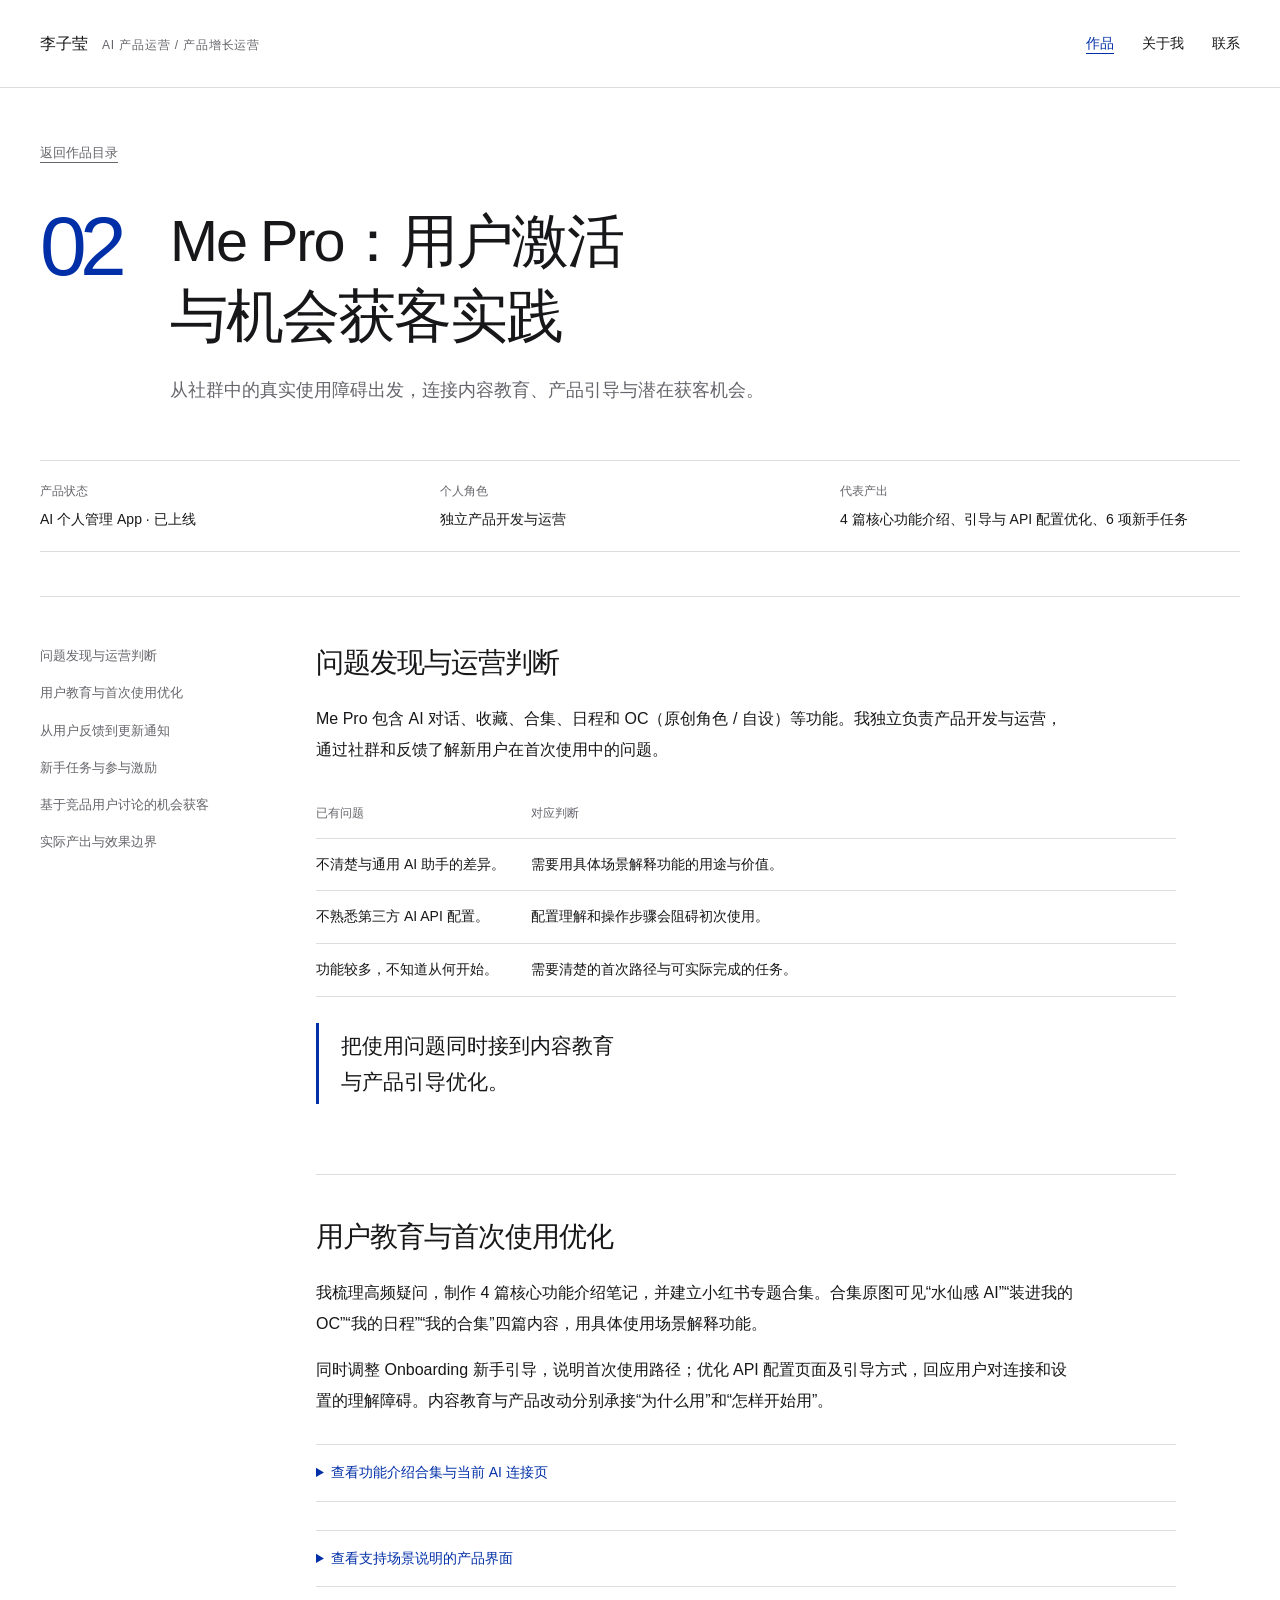
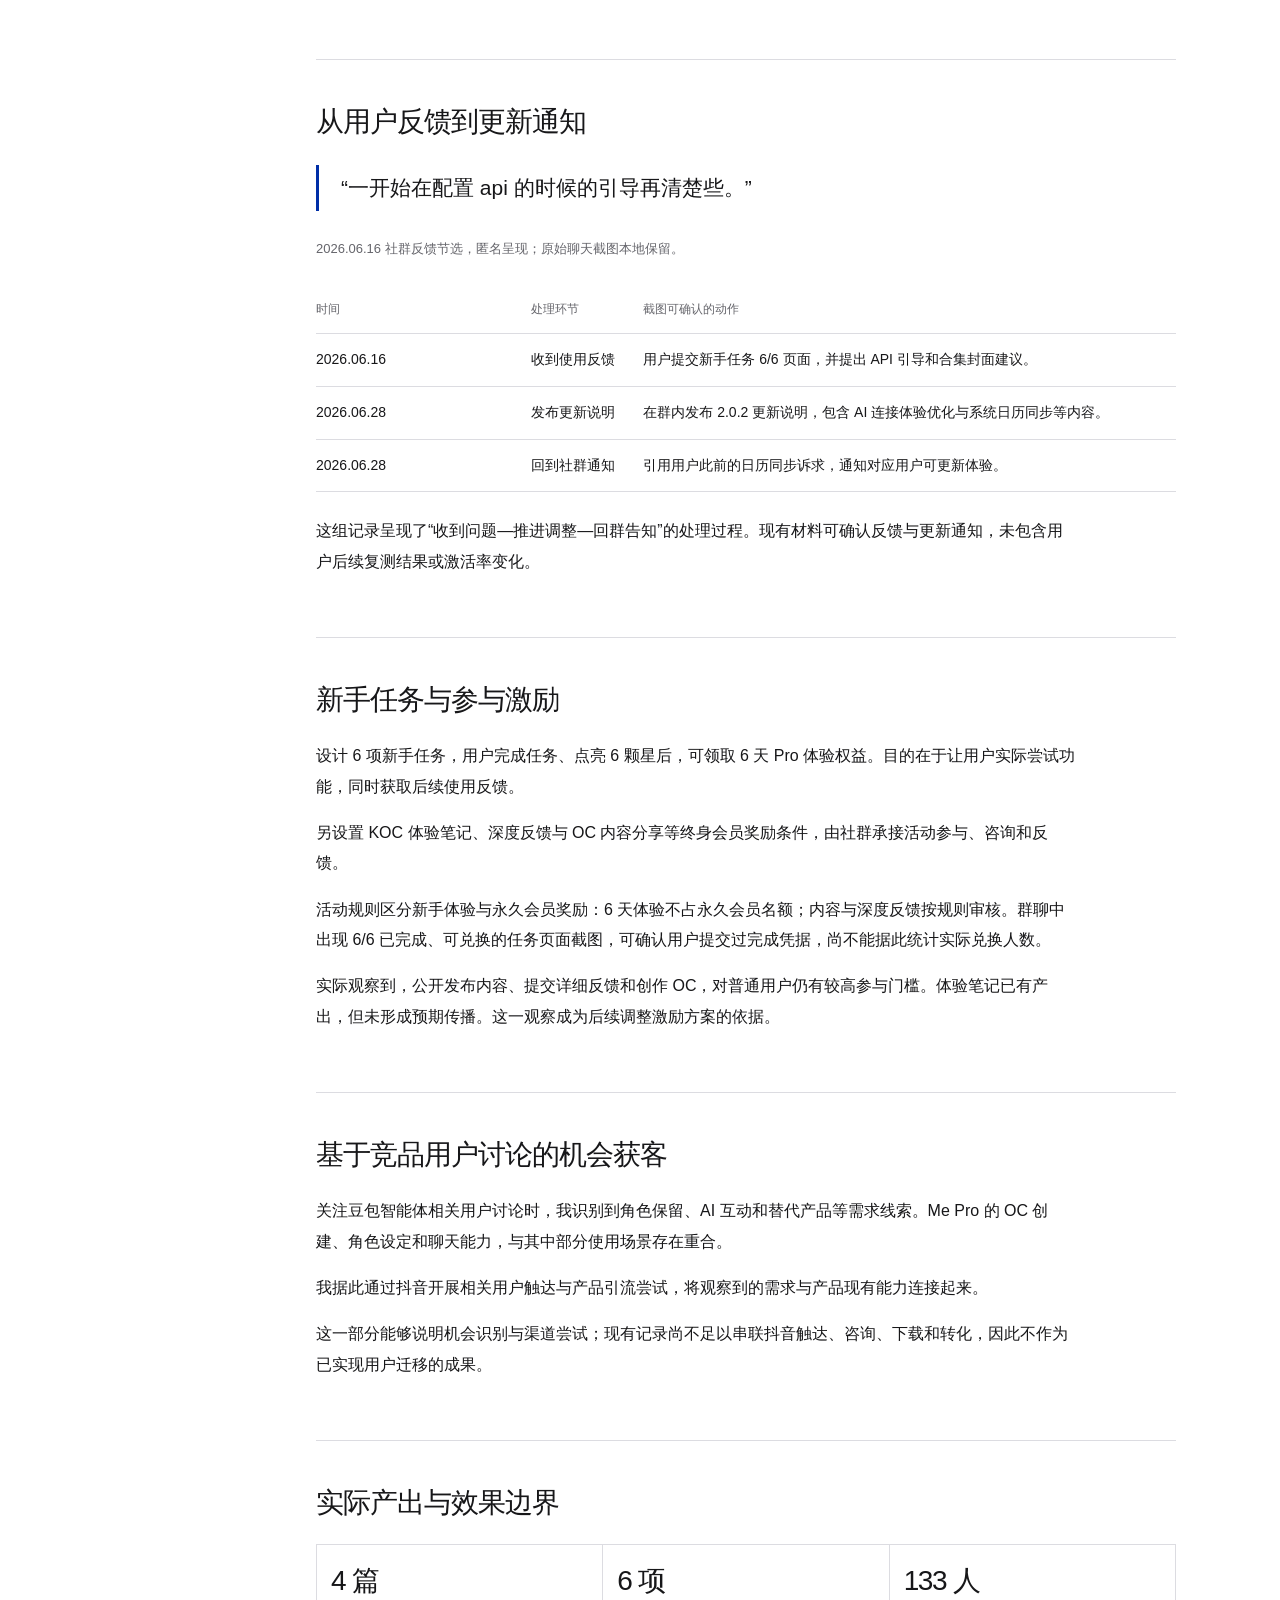
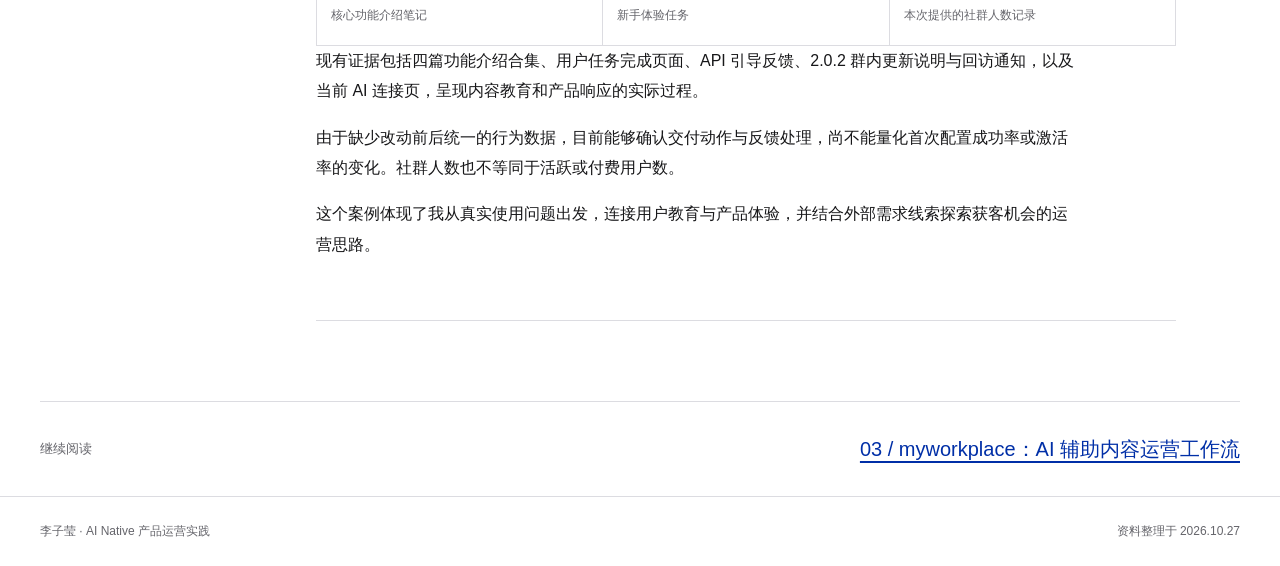
<file: case-me-pro.html>
<!doctype html>
<html lang="zh-CN"><head><meta charset="utf-8"><meta name="viewport" content="width=device-width,initial-scale=1">
<title>Me Pro：用户激活 与机会获客实践 · 李子莹</title><meta name="description" content="从社群中的真实使用障碍出发，连接内容教育、产品引导与潜在获客机会。">
<meta name="theme-color" content="#ffffff"><meta name="color-scheme" content="light">
<link rel="stylesheet" href="site.css"></head>
<body><a class="skip" href="#main">跳到主要内容</a>
<header class="site-header"><div class="wrap header-inner">
<a class="brand" href="index.html">李子莹 <small>AI 产品运营 / 产品增长运营</small></a>
<nav class="site-nav" aria-label="主导航"><a href="index.html#work" aria-current="page">作品</a><a href="index.html#about">关于我</a><a class="contact-nav" href="mailto:454973796@qq.com">联系</a></nav>
</div></header>
<main id="main" class="wrap"><section class="case-hero"><a class="back-link" href="index.html#work">返回作品目录</a>
<div class="case-title-row"><span class="project-number">02</span><div><h1>Me Pro：用户激活<br>与机会获客实践</h1><p class="case-subtitle">从社群中的真实使用障碍出发，连接内容教育、产品引导与潜在获客机会。</p></div></div>
<dl class="case-summary"><div><dt>产品状态</dt><dd>AI 个人管理 App · 已上线</dd></div><div><dt>个人角色</dt><dd>独立产品开发与运营</dd></div><div><dt>代表产出</dt><dd>4 篇核心功能介绍、引导与 API 配置优化、6 项新手任务</dd></div></dl></section><div class="case-body"><nav class="case-toc" aria-label="案例目录"><a href="#question">问题发现与运营判断</a><a href="#path">用户教育与首次使用优化</a><a href="#feedback">从用户反馈到更新通知</a><a href="#membership">新手任务与参与激励</a><a href="#scenarios">基于竞品用户讨论的机会获客</a><a href="#delivery">实际产出与效果边界</a></nav><article class="case-content"><section class="case-section" id="question"><h2>问题发现与运营判断</h2>
                <p>Me Pro 包含 AI 对话、收藏、合集、日程和 OC（原创角色 / 自设）等功能。我独立负责产品开发与运营，通过社群和反馈了解新用户在首次使用中的问题。</p>
                <table class="evidence-table"><thead><tr><th scope="col">已有问题</th><th scope="col">对应判断</th></tr></thead><tbody><tr><td>不清楚与通用 AI 助手的差异。</td><td>需要用具体场景解释功能的用途与价值。</td></tr><tr><td>不熟悉第三方 AI API 配置。</td><td>配置理解和操作步骤会阻碍初次使用。</td></tr><tr><td>功能较多，不知道从何开始。</td><td>需要清楚的首次路径与可实际完成的任务。</td></tr></tbody></table>
                <div class="statement"><p>把使用问题同时接到内容教育<br>与产品引导优化。</p></div>
            </section><section class="case-section" id="path"><h2>用户教育与首次使用优化</h2>
                <p>我梳理高频疑问，制作 4 篇核心功能介绍笔记，并建立小红书专题合集。合集原图可见“水仙感 AI”“装进我的 OC”“我的日程”“我的合集”四篇内容，用具体使用场景解释功能。</p>
                <p>同时调整 Onboarding 新手引导，说明首次使用路径；优化 API 配置页面及引导方式，回应用户对连接和设置的理解障碍。内容教育与产品改动分别承接“为什么用”和“怎样开始用”。</p>
                <details class="inline-details"><summary>查看功能介绍合集与当前 AI 连接页</summary><div class="screen-gallery evidence-gallery" tabindex="0" role="region" aria-label="运营原始证据截图，可横向浏览"><figure><a href="assets/proof-mepro-four-guides.png" target="_blank" rel="noopener noreferrer" aria-label="Me Pro 功能介绍合集中的四篇已发布笔记，新窗口查看原图"><img src="assets/proof-mepro-four-guides.png" alt="Me Pro 功能介绍合集中的四篇已发布笔记" width="1668" height="2420" loading="lazy"></a><figcaption><strong>内容教育 / 4 篇功能介绍</strong><p>合集包含水仙感 AI、OC、日程与合集四篇功能介绍。</p></figcaption></figure><figure><a href="assets/proof-mepro-ai-connection.png" target="_blank" rel="noopener noreferrer" aria-label="Me Pro 当前连接 AI 页的服务商选择和 API Key 引导，新窗口查看原图"><img src="assets/proof-mepro-ai-connection.png" alt="Me Pro 当前连接 AI 页的服务商选择和 API Key 引导" width="1668" height="2420" loading="lazy"></a><figcaption><strong>当前界面 / AI 连接引导</strong><p>展示服务商选择、Key 获取入口、默认配置与费用说明。本图为当前界面，不作为 2.0.2 历史页面或改版前后对比。</p></figcaption></figure></div><p class="note">用户提供原始截图，未改写图片内容。当前连接页展示引导方式，不用于推断历史配置成功率。</p></details>
                <details class="inline-details"><summary>查看支持场景说明的产品界面</summary><div class="screen-gallery" tabindex="0" role="region" aria-label="产品页面截图，可横向浏览"><figure><a href="assets/me-pro-collection-draft.png" target="_blank" rel="noopener noreferrer" aria-label="Me Pro 加入合集前的人工确认页面，新窗口查看原图"><img src="assets/me-pro-collection-draft.png" alt="Me Pro 加入合集前的人工确认页面" width="1206" height="2622" loading="lazy"></a><figcaption><strong>01 / 整理成草稿</strong><p>AI 整理信息，由用户核对名称、分类与评价。</p></figcaption></figure><figure><a href="assets/me-pro-collections.png" target="_blank" rel="noopener noreferrer" aria-label="Me Pro 按生活场景组织的合集列表，新窗口查看原图"><img src="assets/me-pro-collections.png" alt="Me Pro 按生活场景组织的合集列表" width="1206" height="2622" loading="lazy"></a><figcaption><strong>02 / 保存为合集</strong><p>按旅行、美食、生活片段等场景组织可再次查看的信息。</p></figcaption></figure><figure><a href="assets/me-pro-schedule-draft.png" target="_blank" rel="noopener noreferrer" aria-label="Me Pro 批量日程草稿确认页面，新窗口查看原图"><img src="assets/me-pro-schedule-draft.png" alt="Me Pro 批量日程草稿确认页面" width="1206" height="2622" loading="lazy"></a><figcaption><strong>03 / 接到行动</strong><p>把计划整理为日程草稿，由用户确认是否添加。</p></figcaption></figure></div><p class="note">合集与日程交互展示，作为功能场景说明。<a href="https://apps.apple.com/cn/app/id6770615573" target="_blank" rel="noopener noreferrer">查看 App Store 产品页</a></p></details>
            </section><section class="case-section" id="feedback"><h2>从用户反馈到更新通知</h2>
                <div class="statement"><p>“一开始在配置 api 的时候的引导再清楚些。”</p></div>
                <p class="note">2026.06.16 社群反馈节选，匿名呈现；原始聊天截图本地保留。</p>
                <table class="evidence-table"><thead><tr><th scope="col">时间</th><th scope="col">处理环节</th><th scope="col">截图可确认的动作</th></tr></thead><tbody><tr><td>2026.06.16</td><td>收到使用反馈</td><td>用户提交新手任务 6/6 页面，并提出 API 引导和合集封面建议。</td></tr><tr><td>2026.06.28</td><td>发布更新说明</td><td>在群内发布 2.0.2 更新说明，包含 AI 连接体验优化与系统日历同步等内容。</td></tr><tr><td>2026.06.28</td><td>回到社群通知</td><td>引用用户此前的日历同步诉求，通知对应用户可更新体验。</td></tr></tbody></table>
                <p>这组记录呈现了“收到问题—推进调整—回群告知”的处理过程。现有材料可确认反馈与更新通知，未包含用户后续复测结果或激活率变化。</p>
            </section><section class="case-section" id="membership"><h2>新手任务与参与激励</h2>
                <p>设计 6 项新手任务，用户完成任务、点亮 6 颗星后，可领取 6 天 Pro 体验权益。目的在于让用户实际尝试功能，同时获取后续使用反馈。</p>
                <p>另设置 KOC 体验笔记、深度反馈与 OC 内容分享等终身会员奖励条件，由社群承接活动参与、咨询和反馈。</p>
                <p>活动规则区分新手体验与永久会员奖励：6 天体验不占永久会员名额；内容与深度反馈按规则审核。群聊中出现 6/6 已完成、可兑换的任务页面截图，可确认用户提交过完成凭据，尚不能据此统计实际兑换人数。</p>
                <p>实际观察到，公开发布内容、提交详细反馈和创作 OC，对普通用户仍有较高参与门槛。体验笔记已有产出，但未形成预期传播。这一观察成为后续调整激励方案的依据。</p>
            </section><section class="case-section" id="scenarios"><h2>基于竞品用户讨论的机会获客</h2>
                <p>关注豆包智能体相关用户讨论时，我识别到角色保留、AI 互动和替代产品等需求线索。Me Pro 的 OC 创建、角色设定和聊天能力，与其中部分使用场景存在重合。</p>
                <p>我据此通过抖音开展相关用户触达与产品引流尝试，将观察到的需求与产品现有能力连接起来。</p>
                <p>这一部分能够说明机会识别与渠道尝试；现有记录尚不足以串联抖音触达、咨询、下载和转化，因此不作为已实现用户迁移的成果。</p>
            </section><section class="case-section" id="delivery"><h2>实际产出与效果边界</h2>
                <div class="data-grid three"><div><strong>4 篇</strong><span>核心功能介绍笔记</span></div><div><strong>6 项</strong><span>新手体验任务</span></div><div><strong>133 人</strong><span>本次提供的社群人数记录</span></div></div>
                <p>现有证据包括四篇功能介绍合集、用户任务完成页面、API 引导反馈、2.0.2 群内更新说明与回访通知，以及当前 AI 连接页，呈现内容教育和产品响应的实际过程。</p>
                <p>由于缺少改动前后统一的行为数据，目前能够确认交付动作与反馈处理，尚不能量化首次配置成功率或激活率的变化。社群人数也不等同于活跃或付费用户数。</p>
                <p>这个案例体现了我从真实使用问题出发，连接用户教育与产品体验，并结合外部需求线索探索获客机会的运营思路。</p>
            </section></article></div>
<div class="next-case"><span>继续阅读</span><a href="case-myworkplace.html">03 / myworkplace：AI 辅助内容运营工作流</a></div></main>
<footer class="site-footer"><div class="wrap footer-inner"><span>李子莹 · AI Native 产品运营实践</span><span>资料整理于 2026.10.27</span></div></footer>
</body></html>
</file>
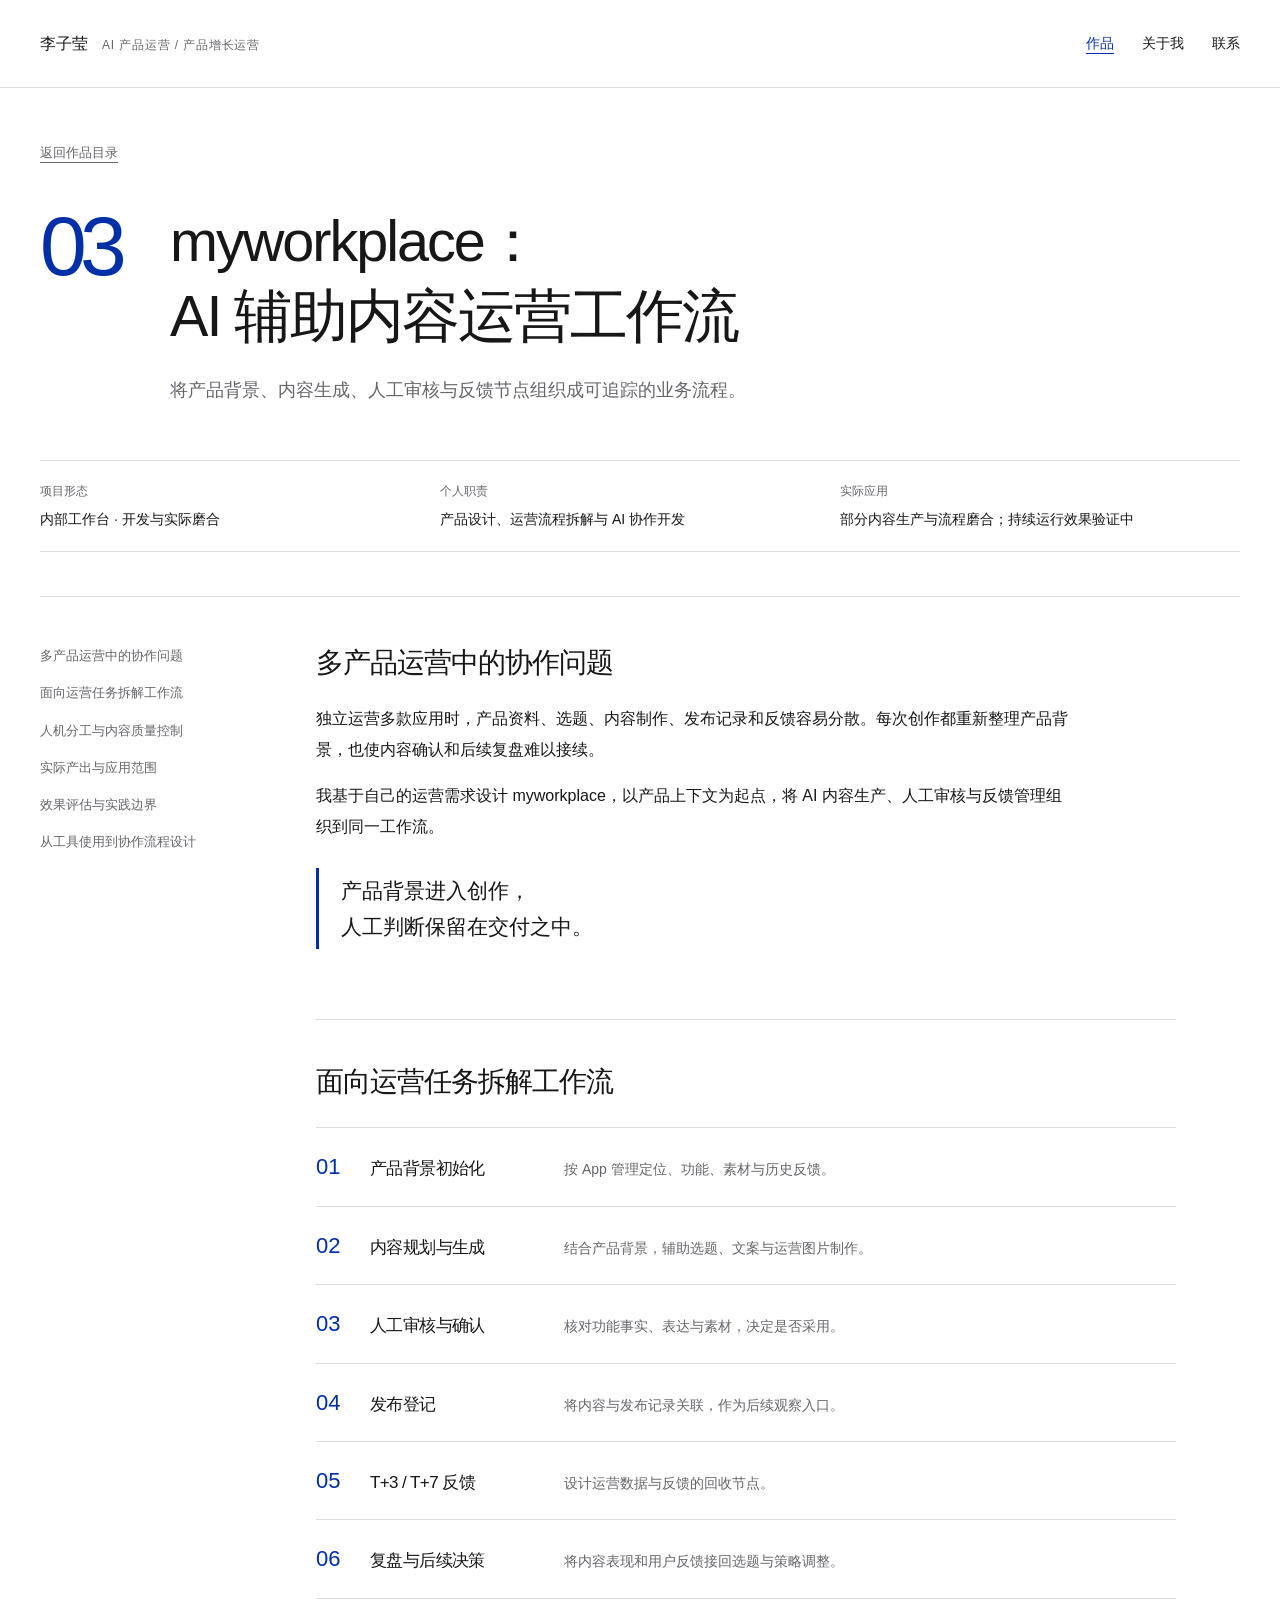
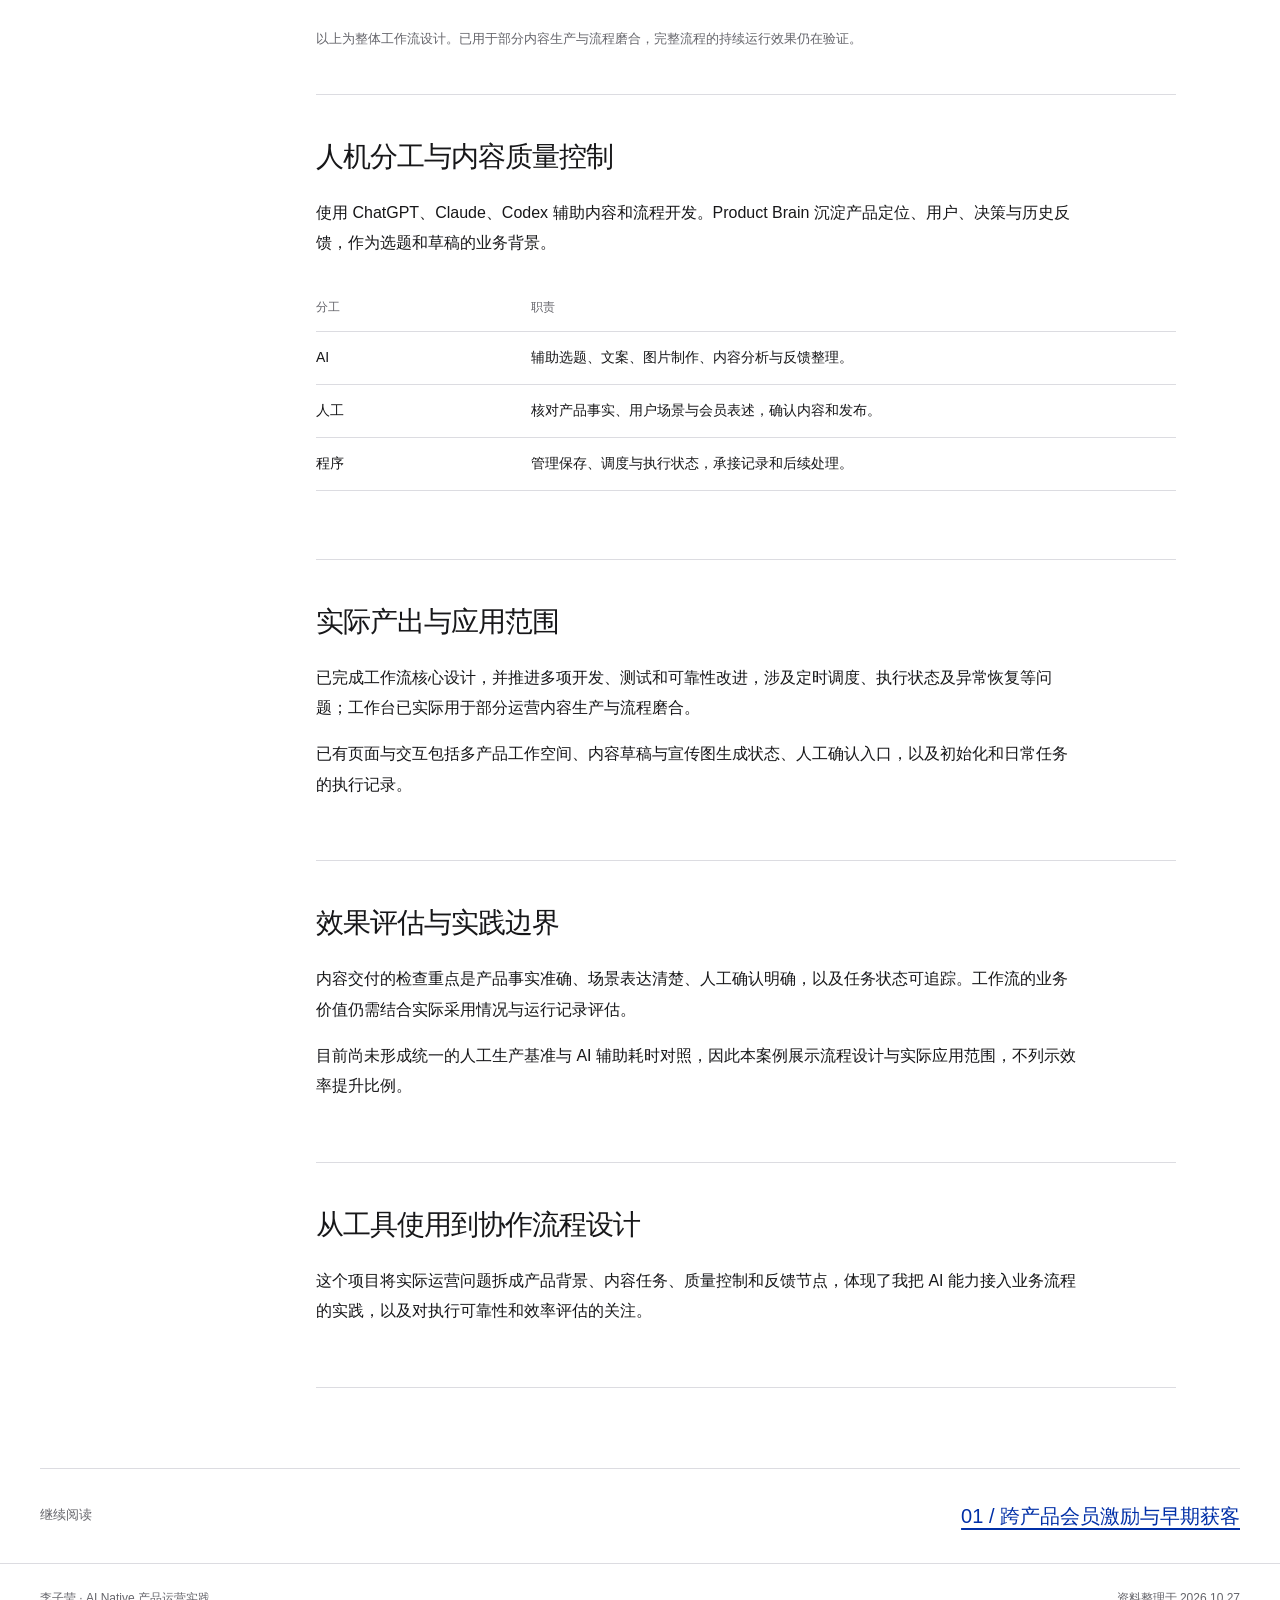
<file: case-myworkplace.html>
<!doctype html>
<html lang="zh-CN"><head><meta charset="utf-8"><meta name="viewport" content="width=device-width,initial-scale=1">
<title>myworkplace： AI 辅助内容运营工作流 · 李子莹</title><meta name="description" content="将产品背景、内容生成、人工审核与反馈节点组织成可追踪的业务流程。">
<meta name="theme-color" content="#ffffff"><meta name="color-scheme" content="light">
<link rel="stylesheet" href="site.css"></head>
<body><a class="skip" href="#main">跳到主要内容</a>
<header class="site-header"><div class="wrap header-inner">
<a class="brand" href="index.html">李子莹 <small>AI 产品运营 / 产品增长运营</small></a>
<nav class="site-nav" aria-label="主导航"><a href="index.html#work" aria-current="page">作品</a><a href="index.html#about">关于我</a><a class="contact-nav" href="mailto:454973796@qq.com">联系</a></nav>
</div></header>
<main id="main" class="wrap"><section class="case-hero"><a class="back-link" href="index.html#work">返回作品目录</a>
<div class="case-title-row"><span class="project-number">03</span><div><h1>myworkplace：<br>AI 辅助内容运营工作流</h1><p class="case-subtitle">将产品背景、内容生成、人工审核与反馈节点组织成可追踪的业务流程。</p></div></div>
<dl class="case-summary"><div><dt>项目形态</dt><dd>内部工作台 · 开发与实际磨合</dd></div><div><dt>个人职责</dt><dd>产品设计、运营流程拆解与 AI 协作开发</dd></div><div><dt>实际应用</dt><dd>部分内容生产与流程磨合；持续运行效果验证中</dd></div></dl></section><div class="case-body"><nav class="case-toc" aria-label="案例目录"><a href="#context">多产品运营中的协作问题</a><a href="#tasks">面向运营任务拆解工作流</a><a href="#design">人机分工与内容质量控制</a><a href="#current">实际产出与应用范围</a><a href="#quality">效果评估与实践边界</a><a href="#delivery">从工具使用到协作流程设计</a></nav><article class="case-content"><section class="case-section" id="context"><h2>多产品运营中的协作问题</h2>
                <p>独立运营多款应用时，产品资料、选题、内容制作、发布记录和反馈容易分散。每次创作都重新整理产品背景，也使内容确认和后续复盘难以接续。</p>
                <p>我基于自己的运营需求设计 myworkplace，以产品上下文为起点，将 AI 内容生产、人工审核与反馈管理组织到同一工作流。</p>
                <div class="statement"><p>产品背景进入创作，<br>人工判断保留在交付之中。</p></div>
            </section><section class="case-section" id="tasks"><h2>面向运营任务拆解工作流</h2>
                <div class="flow"><div class="flow-step"><b>01</b><h3>产品背景初始化</h3><p>按 App 管理定位、功能、素材与历史反馈。</p></div><div class="flow-step"><b>02</b><h3>内容规划与生成</h3><p>结合产品背景，辅助选题、文案与运营图片制作。</p></div><div class="flow-step"><b>03</b><h3>人工审核与确认</h3><p>核对功能事实、表达与素材，决定是否采用。</p></div><div class="flow-step"><b>04</b><h3>发布登记</h3><p>将内容与发布记录关联，作为后续观察入口。</p></div><div class="flow-step"><b>05</b><h3>T+3 / T+7 反馈</h3><p>设计运营数据与反馈的回收节点。</p></div><div class="flow-step"><b>06</b><h3>复盘与后续决策</h3><p>将内容表现和用户反馈接回选题与策略调整。</p></div></div>
                <p class="note">以上为整体工作流设计。已用于部分内容生产与流程磨合，完整流程的持续运行效果仍在验证。</p>
            </section><section class="case-section" id="design"><h2>人机分工与内容质量控制</h2>
                <p>使用 ChatGPT、Claude、Codex 辅助内容和流程开发。Product Brain 沉淀产品定位、用户、决策与历史反馈，作为选题和草稿的业务背景。</p>
                <table class="evidence-table"><thead><tr><th scope="col">分工</th><th scope="col">职责</th></tr></thead><tbody><tr><td>AI</td><td>辅助选题、文案、图片制作、内容分析与反馈整理。</td></tr><tr><td>人工</td><td>核对产品事实、用户场景与会员表述，确认内容和发布。</td></tr><tr><td>程序</td><td>管理保存、调度与执行状态，承接记录和后续处理。</td></tr></tbody></table>
            </section><section class="case-section" id="current"><h2>实际产出与应用范围</h2>
                <p>已完成工作流核心设计，并推进多项开发、测试和可靠性改进，涉及定时调度、执行状态及异常恢复等问题；工作台已实际用于部分运营内容生产与流程磨合。</p>
                <p>已有页面与交互包括多产品工作空间、内容草稿与宣传图生成状态、人工确认入口，以及初始化和日常任务的执行记录。</p>
            </section><section class="case-section" id="quality"><h2>效果评估与实践边界</h2>
                <p>内容交付的检查重点是产品事实准确、场景表达清楚、人工确认明确，以及任务状态可追踪。工作流的业务价值仍需结合实际采用情况与运行记录评估。</p>
                <p>目前尚未形成统一的人工生产基准与 AI 辅助耗时对照，因此本案例展示流程设计与实际应用范围，不列示效率提升比例。</p>
            </section><section class="case-section" id="delivery"><h2>从工具使用到协作流程设计</h2>
                <p>这个项目将实际运营问题拆成产品背景、内容任务、质量控制和反馈节点，体现了我把 AI 能力接入业务流程的实践，以及对执行可靠性和效率评估的关注。</p>
            </section></article></div>
<div class="next-case"><span>继续阅读</span><a href="case-growth.html">01 / 跨产品会员激励与早期获客</a></div></main>
<footer class="site-footer"><div class="wrap footer-inner"><span>李子莹 · AI Native 产品运营实践</span><span>资料整理于 2026.10.27</span></div></footer>
</body></html>
</file>
<file: site.css>
:root{--paper:#fff;--soft:#f7f7f8;--ink:#171719;--muted:#65656b;--line:#dcdce1;--accent:#002fa7;--max:1280px;font-family:"Helvetica Neue",Helvetica,"PingFang SC","Microsoft YaHei",Arial,sans-serif;color:var(--ink);background:var(--paper);font-synthesis:none}
*{box-sizing:border-box}html{scroll-behavior:smooth;scroll-padding-top:100px}body{margin:0;font-size:16px;line-height:1.7}a{color:inherit;text-underline-offset:5px}a:hover{color:var(--accent)}button,input{font:inherit}button,a,input{touch-action:manipulation}button{cursor:pointer}img{display:block;max-width:100%;height:auto}button:focus-visible,a:focus-visible,input:focus-visible,textarea:focus-visible,summary:focus-visible{outline:3px solid var(--accent);outline-offset:5px}::selection{background:var(--accent);color:#fff}.wrap{max-width:var(--max);padding:0 40px;margin:auto}.skip{position:fixed;left:16px;top:-80px;background:#fff;padding:10px;z-index:20}.skip:focus{top:12px}.site-header{height:88px;background:rgba(255,255,255,.97);border-bottom:1px solid var(--line);position:sticky;top:0;z-index:10}.header-inner{height:100%;display:flex;align-items:center;justify-content:space-between;gap:20px}.brand{display:flex;gap:14px;align-items:baseline;text-decoration:none;font-weight:600}.brand small{font-size:12px;font-weight:400;color:var(--muted);letter-spacing:.07em}.site-nav{display:flex;align-items:center;gap:28px;font-size:14px}.site-nav a{text-decoration:none;white-space:nowrap}.site-nav a[aria-current=page]{color:var(--accent);text-decoration:underline}.hero{padding:76px 0 64px;border-bottom:1px solid var(--line);display:grid;grid-template-columns:1.15fr 1fr;gap:50px;align-items:start}.eyebrow{font-size:13px;letter-spacing:.06em;margin:0 0 24px;color:var(--muted)}h1,h2,h3,h4,p{margin-top:0}h1,h2,h3,h4{font-weight:500;line-height:1.25;letter-spacing:-.035em}h1{font-size:clamp(46px,5.5vw,78px);margin-bottom:30px}h1 .accent{color:var(--accent)}.hero .lead{font-size:19px;max-width:470px;line-height:1.8}.meta-line{font-size:14px;color:var(--muted);margin:24px 0 0}.button-row{display:flex;flex-wrap:wrap;gap:12px;align-items:center;margin:28px 0 0}.button{border:1px solid var(--accent);background:var(--accent);color:white;text-decoration:none;display:inline-flex;justify-content:center;align-items:center;padding:11px 20px;font-size:14px;line-height:1.6;min-height:46px}.button:hover{background:#fff;color:var(--accent)}.button.secondary{background:white;color:var(--ink);border-color:var(--line)}.button.secondary:hover{border-color:var(--accent);color:var(--accent)}.text-link{font-size:14px;color:var(--accent)}.hero-visual{background:var(--soft);border:1px solid var(--line);position:relative;padding:30px 26px 0;overflow:hidden;height:440px}.hero-visual .visual-heading{display:flex;justify-content:space-between;font-size:12px;color:var(--muted);margin-bottom:25px}.hero-screens{display:grid;grid-template-columns:1fr 1fr;gap:18px;align-items:start;max-width:340px;margin:0 auto}.hero-screens img{border:1px solid var(--line);width:100%}.hero-screens img:nth-child(2){margin-top:50px}.visual-caption{font-size:12px;color:var(--muted);line-height:1.6;margin-top:12px}.intro-strip{padding:28px 0;display:grid;grid-template-columns:1fr 2.4fr;gap:32px;border-bottom:1px solid var(--line)}.intro-strip p{margin:0;font-size:15px;color:var(--muted);max-width:750px}.intro-strip strong{font-weight:500;font-size:15px}.section{padding:70px 0}.section-heading{display:grid;grid-template-columns:1fr 2.4fr;gap:32px;margin-bottom:42px}.section-heading .index{font-size:13px;color:var(--muted)}.section-heading h2{font-size:34px;margin-bottom:14px}.section-heading p{max-width:630px;color:var(--muted);margin:0}.project{border-top:1px solid var(--line);padding:38px 0;display:grid;grid-template-columns:78px 1.15fr 1fr;gap:30px}.project:last-child{border-bottom:1px solid var(--line)}.project-number{font-size:64px;line-height:1;color:var(--accent);font-variant-numeric:tabular-nums;letter-spacing:-.08em}.project-info .stage{font-size:12px;color:var(--muted);display:block;margin-bottom:15px}.project h3{font-size:32px;margin-bottom:14px}.project .project-question{font-size:20px;line-height:1.6;margin-bottom:16px}.project p{font-size:15px;color:var(--muted);max-width:440px}.project-tags{font-size:12px;color:var(--muted);border-top:1px solid var(--line);padding-top:14px;margin:22px 0}.project-preview{min-height:300px;background:var(--soft);border:1px solid var(--line);display:flex;align-items:center;justify-content:center;overflow:hidden;position:relative}.preview-screens{display:flex;justify-content:center;align-items:flex-start;gap:16px;padding:24px 28px;height:300px;width:100%}.preview-screens img{width:145px;border:1px solid var(--line)}.preview-screens img:last-child{margin-top:36px}.preview-workflow{padding:30px;width:100%}.preview-workflow small{color:var(--muted);font-size:12px}.workflow-mini{display:grid;grid-template-columns:1fr 1fr;gap:12px;margin-top:20px}.workflow-mini span{border-top:1px solid var(--line);padding:12px 0 0;font-size:15px}.workflow-mini span.pending{color:var(--muted);border-top-style:dashed}.about-grid{display:grid;grid-template-columns:1fr 2.4fr;gap:32px}.about-grid h2{font-size:34px}.about-copy>p{max-width:730px;color:var(--muted)}.timeline{margin:30px 0 0;border-top:1px solid var(--line)}.timeline-row{display:grid;grid-template-columns:165px 1fr;gap:20px;border-bottom:1px solid var(--line);padding:18px 0;font-size:14px}.timeline-row time{color:var(--muted)}.timeline-row strong{font-weight:500}.timeline-row p{margin:6px 0 0;color:var(--muted);font-size:13px}.contact{display:grid;grid-template-columns:1fr 2.4fr;gap:32px;padding:44px 0;border-top:1px solid var(--line)}.contact h2{font-size:26px;margin:0}.contact a{font-size:clamp(20px,3vw,32px);color:var(--accent);word-break:break-all}.contact p{color:var(--muted);font-size:14px;margin:16px 0 0}.site-footer{border-top:1px solid var(--line);padding:24px 0;font-size:12px;color:var(--muted)}.footer-inner{display:flex;justify-content:space-between;gap:20px;flex-wrap:wrap}.footer-inner a{font-size:12px}.case-hero{padding:50px 0 44px;border-bottom:1px solid var(--line)}.back-link{font-size:13px;color:var(--muted);display:inline-block;margin-bottom:40px}.case-title-row{display:grid;grid-template-columns:100px 1fr;gap:30px}.case-title-row .project-number{font-size:84px}.case-hero h1{font-size:clamp(36px,4.5vw,60px);max-width:940px;line-height:1.3;margin-bottom:20px}.case-subtitle{font-size:18px;line-height:1.8;max-width:800px;color:var(--muted)}.case-summary{margin:36px 0 0;display:grid;grid-template-columns:repeat(3,1fr);border-top:1px solid var(--line);border-bottom:1px solid var(--line)}.case-summary div{padding:20px 20px 20px 0}.case-summary dt{font-size:12px;color:var(--muted);margin-bottom:6px}.case-summary dd{margin:0;font-size:14px}.case-body{display:grid;grid-template-columns:220px minmax(0,1fr);gap:56px;padding:48px 0 80px}.case-toc{position:sticky;top:122px;align-self:start;font-size:13px;display:grid;gap:15px}.case-toc a{text-decoration:none;color:var(--muted)}.case-toc a:hover{color:var(--accent)}.case-content{max-width:860px;min-width:0}.case-section{padding:0 0 44px;margin-bottom:44px;border-bottom:1px solid var(--line)}.case-section:last-child{margin-bottom:0}.case-section h2{font-size:28px;margin-bottom:24px}.case-section h3{font-size:20px;margin:28px 0 14px}.case-section p,.case-section li{font-size:16px;line-height:1.9}.case-section p{max-width:760px}.case-section ul,.case-section ol{padding-left:22px}.case-section li{margin-bottom:8px}.muted{color:var(--muted)}.note{font-size:13px!important;line-height:1.8!important;color:var(--muted);margin:14px 0 0}.statement{border-left:3px solid var(--accent);padding:5px 0 5px 22px;margin:26px 0}.statement p{margin:0;font-size:21px;line-height:1.7}.comparison{display:grid;grid-template-columns:1fr 1fr;border-top:1px solid var(--line);border-bottom:1px solid var(--line);margin:24px 0}.comparison>div{padding:24px 22px 22px 0}.comparison>div+div{border-left:1px solid var(--line);padding-left:22px}.comparison small{font-size:12px;color:var(--muted)}.comparison p{font-size:19px;margin:8px 0}.evidence-label{font-size:12px;color:var(--accent);display:block;margin:18px 0 10px}.data-grid{display:grid;grid-template-columns:repeat(4,1fr);border-top:1px solid var(--line);border-left:1px solid var(--line)}.data-grid>div{border-right:1px solid var(--line);border-bottom:1px solid var(--line);padding:18px 14px}.data-grid strong{display:block;font-size:32px;line-height:1.3;font-weight:400;letter-spacing:-.05em}.data-grid span{font-size:12px;color:var(--muted)}.evidence-table{width:100%;border-collapse:collapse;text-align:left;margin:24px 0;font-size:14px}.evidence-table th{font-weight:500;color:var(--muted);font-size:12px}.evidence-table td,.evidence-table th{vertical-align:top;border-bottom:1px solid var(--line);padding:14px 18px 14px 0}.evidence-table th:first-child,.evidence-table td:first-child{width:25%}.evidence-table p{font-size:14px;margin:0}.product-gallery{display:flex;gap:18px;justify-content:flex-start;align-items:flex-start;padding:28px;background:var(--soft);border:1px solid var(--line);margin:28px 0 0}.product-gallery img{max-width:calc((100% - 36px)/3);border:1px solid var(--line)}.product-gallery.two{justify-content:center}.product-gallery.two img{max-width:36%}.flow{margin:28px 0;border-top:1px solid var(--line)}.flow-step{display:grid;grid-template-columns:40px 180px 1fr;gap:14px;align-items:baseline;padding:20px 0;border-bottom:1px solid var(--line)}.flow-step b{font-size:22px;color:var(--accent);font-weight:400}.flow-step h3{font-size:17px;margin:0}.flow-step p{font-size:14px;margin:0;color:var(--muted)}.flow-step.pending{border-bottom-style:dashed}.flow-step.pending b{color:var(--muted)}.next-case{display:flex;justify-content:space-between;gap:20px;align-items:center;padding:30px 0;border-top:1px solid var(--line)}.next-case span{font-size:13px;color:var(--muted)}.next-case a{font-size:20px;color:var(--accent)}.mobile-only{display:none}
@media(min-width:1500px){.hero{padding-top:90px;padding-bottom:80px}.hero-visual{height:470px}}
@media(max-width:1000px){.wrap{padding:0 28px}.hero{gap:30px}.hero h1{font-size:58px}.hero-visual{height:400px;padding:25px 20px 0}.project{grid-template-columns:60px 1fr 1fr;gap:22px}.project-number{font-size:50px}.preview-screens{gap:12px;padding:26px 16px}.preview-screens img{width:125px}.case-body{grid-template-columns:170px minmax(0,1fr);gap:32px}.case-title-row{grid-template-columns:80px 1fr;gap:20px}.case-title-row .project-number{font-size:70px}.flow-step{grid-template-columns:30px 135px 1fr}.data-grid strong{font-size:28px}}
@media(max-width:760px){.wrap{padding:0 22px}.site-header{height:76px}.brand{display:block;line-height:1.5}.brand small{display:block;font-size:10px;letter-spacing:.03em}.site-nav{gap:17px;font-size:12px}.site-nav .contact-nav{display:none}.hero{grid-template-columns:1fr;gap:32px;padding:40px 0}.eyebrow{font-size:12px;margin-bottom:20px}.hero h1{font-size:52px;line-height:1.2;margin-bottom:22px}.hero .lead{font-size:17px}.hero-visual{height:330px;padding-top:20px}.hero-screens{max-width:285px}.hero-visual .visual-heading{margin-bottom:16px}.hero-screens img:nth-child(2){margin-top:30px}.intro-strip,.section-heading,.about-grid,.contact{grid-template-columns:1fr;gap:18px}.intro-strip{padding:24px 0}.section{padding:45px 0}.section-heading{margin-bottom:28px}.section-heading h2,.about-grid h2{font-size:28px}.project{grid-template-columns:45px 1fr;gap:16px;padding:28px 0}.project-number{font-size:42px}.project h3{font-size:28px}.project .project-question{font-size:18px}.project-preview{grid-column:2;min-height:260px}.preview-screens{height:260px}.preview-screens img{width:120px}.project-tags{margin-top:16px}.timeline-row{grid-template-columns:1fr;gap:7px}.contact{padding:30px 0}.case-hero{padding-top:30px}.back-link{margin-bottom:30px}.case-title-row{grid-template-columns:45px 1fr;gap:16px}.case-title-row .project-number{font-size:42px;line-height:1.3}.case-hero h1{font-size:34px}.case-subtitle{font-size:16px}.case-summary{grid-template-columns:1fr;margin-top:28px}.case-summary div{padding:14px 0;border-bottom:1px solid var(--line)}.case-summary div:last-child{border:0}.case-summary dt{margin-bottom:3px}.case-body{display:block;padding-top:26px}.case-toc{position:static;display:flex;gap:18px;overflow:auto;padding:0 0 20px;margin-bottom:28px;border-bottom:1px solid var(--line);white-space:nowrap}.case-section{padding-bottom:30px;margin-bottom:30px}.case-section h2{font-size:25px}.case-section p,.case-section li{font-size:15px}.data-grid{grid-template-columns:repeat(2,1fr)}.data-grid strong{font-size:30px}.product-gallery{gap:10px;padding:14px}.product-gallery img{max-width:calc((100% - 20px)/3)}.product-gallery.two img{max-width:46%}.comparison{grid-template-columns:1fr}.comparison>div{padding:18px 0}.comparison>div+div{border-left:0;border-top:1px solid var(--line);padding:18px 0}.flow-step{grid-template-columns:28px 1fr;gap:6px 12px}.flow-step p{grid-column:2}.evidence-table{font-size:12px}.evidence-table td,.evidence-table th{padding:12px 10px 12px 0}.evidence-table th:first-child,.evidence-table td:first-child{width:27%}.next-case{align-items:flex-start;flex-direction:column;gap:8px}.next-case a{font-size:18px}.statement p{font-size:19px}.footer-inner{gap:10px}.desktop-only{display:none}.mobile-only{display:initial}}
.screen-gallery{display:grid;grid-auto-flow:column;grid-auto-columns:minmax(0,1fr);gap:18px;margin:28px 0;align-items:start}.screen-gallery figure{min-width:0;margin:0}.screen-gallery figure>a{display:block;background:var(--soft);border:1px solid var(--line)}.screen-gallery img{width:100%;height:auto}.screen-gallery figcaption{border-bottom:1px solid var(--line);padding:15px 0}.screen-gallery figcaption strong{display:block;font-size:13px;font-weight:500}.screen-gallery figcaption p{font-size:13px;line-height:1.8;color:var(--muted);margin:7px 0 0}.supporting-project{border-bottom:1px solid var(--line);margin-top:28px}.supporting-project summary{display:flex;justify-content:space-between;align-items:center;gap:24px;padding:25px 0;cursor:pointer;list-style:none}.supporting-project summary::-webkit-details-marker{display:none}.supporting-project summary small{display:block;font-size:12px;font-weight:400;color:var(--muted);margin-bottom:6px}.supporting-project summary strong{font-size:21px;font-weight:500;line-height:1.5}.detail-action{font-size:13px;color:var(--accent);text-decoration:underline;text-underline-offset:5px;white-space:nowrap}.supporting-content{max-width:860px;margin-left:auto;padding:16px 0 34px}.supporting-content>p{font-size:15px;color:var(--muted);max-width:720px}.supporting-content .screen-gallery{max-width:650px}
@media(max-width:760px){.screen-gallery{display:flex;overflow-x:auto;scroll-snap-type:x mandatory;gap:16px;padding:0 3px 16px;margin:24px -3px;max-width:calc(100% + 6px)}.screen-gallery figure{flex:0 0 83%;scroll-snap-align:start;min-width:0}.screen-gallery figcaption p{font-size:13px}.supporting-project summary{align-items:flex-start;flex-direction:column;gap:14px}.supporting-project summary strong{font-size:19px}.supporting-content{padding-top:0}}
.when-open{display:none}.supporting-project[open] .when-open{display:inline}.supporting-project[open] .when-closed{display:none}
@media(max-width:760px){.case-title-row{grid-template-columns:1fr;gap:12px}.case-title-row .project-number{font-size:34px}.case-hero h1{font-size:32px}}
.project .project-evidence{font-size:13px;color:var(--accent);line-height:1.8;margin-bottom:16px}
.evidence-gallery.single{max-width:520px}.evidence-gallery figcaption strong{color:var(--accent)}
@media(max-width:760px){.evidence-gallery.single{max-width:100%}.evidence-gallery.single figure{flex-basis:100%}.campaign-results th:first-child,.campaign-results td:first-child{width:34%}.campaign-results .note{white-space:nowrap}}
.preview-strategy{padding:30px;width:100%}.preview-strategy>small{color:var(--muted);font-size:12px}.preview-strategy ol{list-style:none;padding:0;margin:22px 0 0;counter-reset:strategy}.preview-strategy li{counter-increment:strategy;border-top:1px solid var(--line);padding:14px 0;display:grid;grid-template-columns:28px 1fr;gap:3px 10px}.preview-strategy li:before{content:"0" counter(strategy);color:var(--accent);font-size:13px;grid-row:span 2}.preview-strategy li span{font-size:12px;color:var(--muted)}.preview-strategy li strong{font-size:16px;font-weight:500}.data-grid.three{grid-template-columns:repeat(3,minmax(0,1fr))}.data-grid.three strong{font-size:28px}.inline-details{border-top:1px solid var(--line);border-bottom:1px solid var(--line);margin:28px 0}.inline-details>summary{cursor:pointer;padding:16px 0;color:var(--accent);font-size:14px}.inline-details[open]{padding-bottom:20px}
@media(max-width:760px){.preview-strategy{padding:24px 18px}.preview-strategy li strong{font-size:14px}.data-grid.three>div{padding:16px 10px}.data-grid.three strong{font-size:24px}.data-grid.three span{font-size:11px}}
.case-section .journey{display:grid;grid-template-columns:repeat(4,minmax(0,1fr));gap:18px;padding:0;margin:28px 0;list-style:none}.journey li{border-top:2px solid var(--accent);padding-top:14px;min-width:0}.journey span{display:block;color:var(--accent);font-size:12px;margin-bottom:9px}.journey strong{display:block;font-size:16px;font-weight:500;line-height:1.6}.journey p{font-size:13px;line-height:1.8;color:var(--muted);margin:9px 0 0}.metric-list{margin:26px 0 0}.metric-list>div{border-top:1px solid var(--line);padding:23px 0}.metric-list>div:last-child{border-bottom:1px solid var(--line)}.metric-list dt{font-size:19px;font-weight:500;margin-bottom:12px}.metric-list dd{margin:0}.metric-list dd p{margin:12px 0 0}.metric-list .metric-formula{font-size:15px;line-height:1.9;border-left:2px solid var(--accent);padding-left:18px}.metric-list dd p:last-child{font-size:14px;color:var(--muted)}
@media(max-width:1000px){.case-section .journey{grid-template-columns:repeat(2,minmax(0,1fr));gap:20px}}
@media(max-width:760px){.case-section .journey{gap:18px 16px}.journey strong{font-size:15px}.metric-list dt{font-size:18px}.metric-list .metric-formula{font-size:14px;padding-left:14px}.metric-list>div{padding:20px 0}}
@media(prefers-reduced-motion:reduce){html{scroll-behavior:auto}*{transition:none!important}}
</file>
